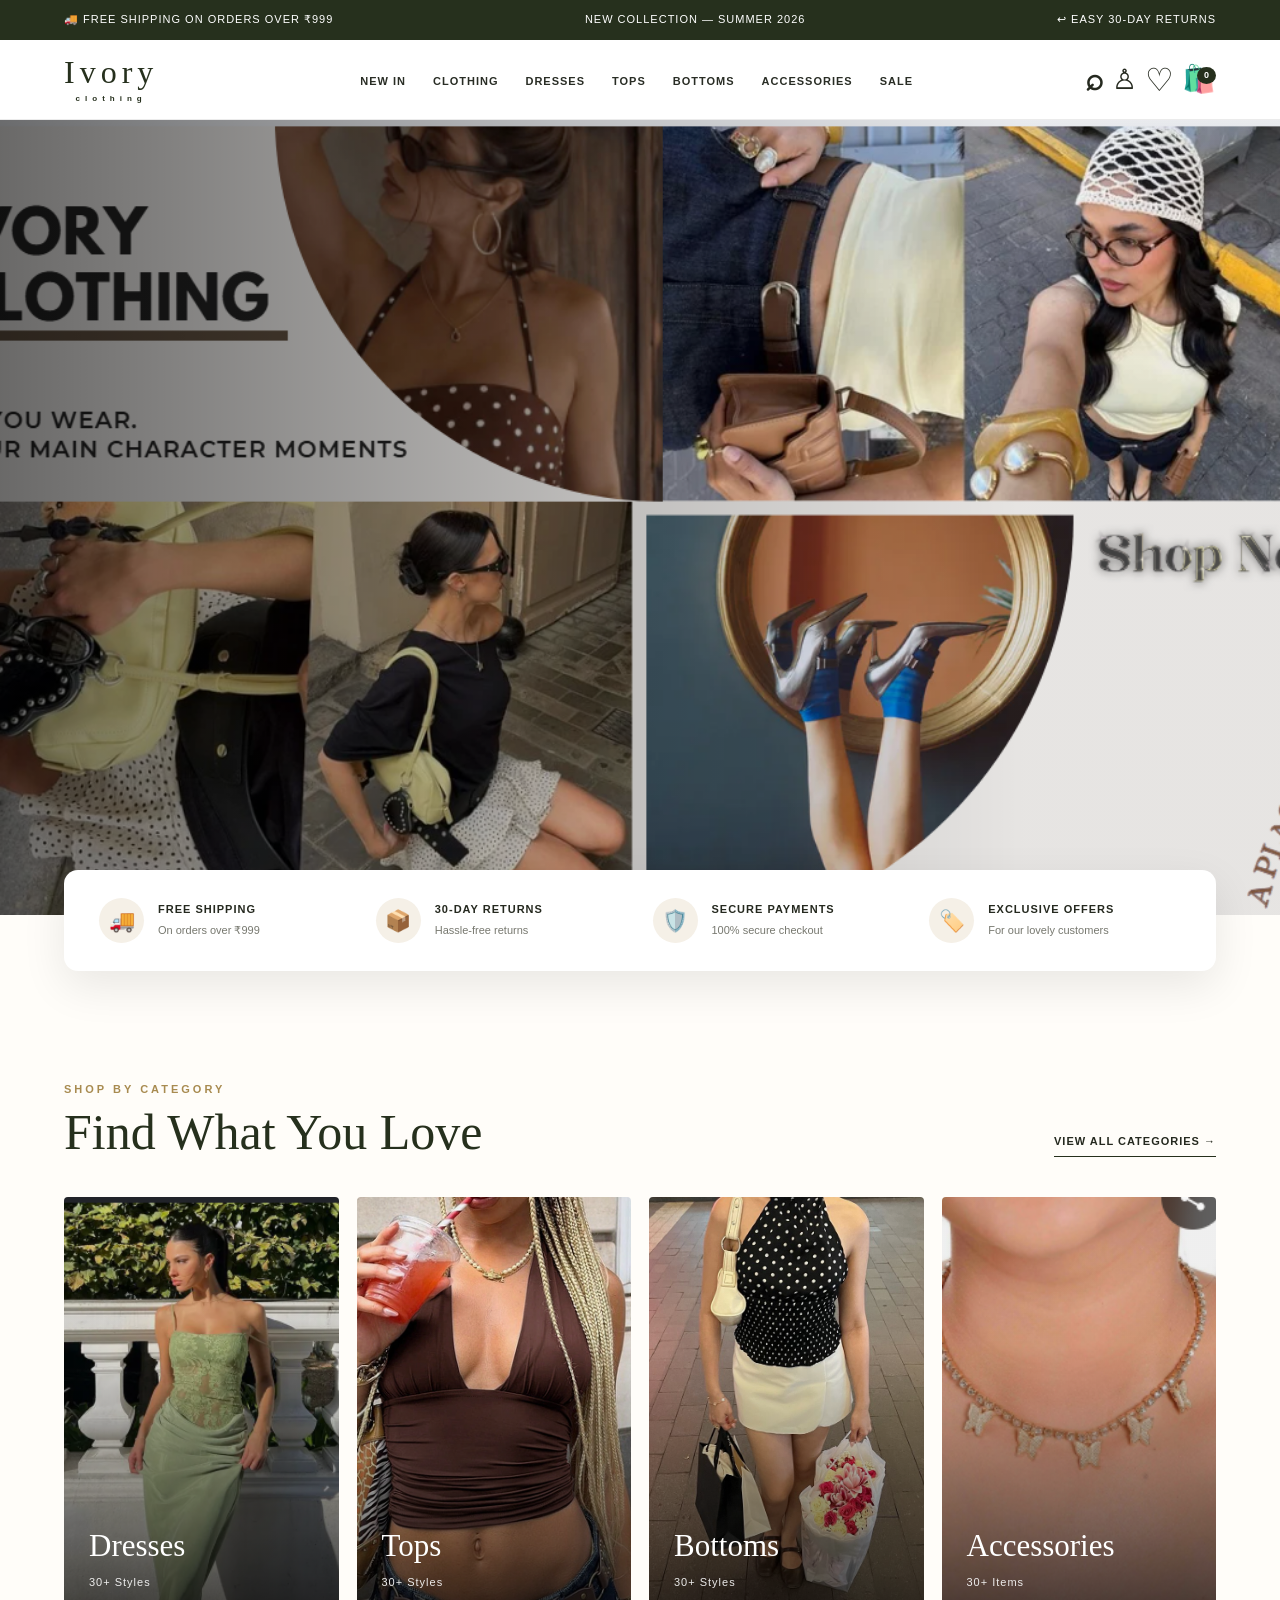
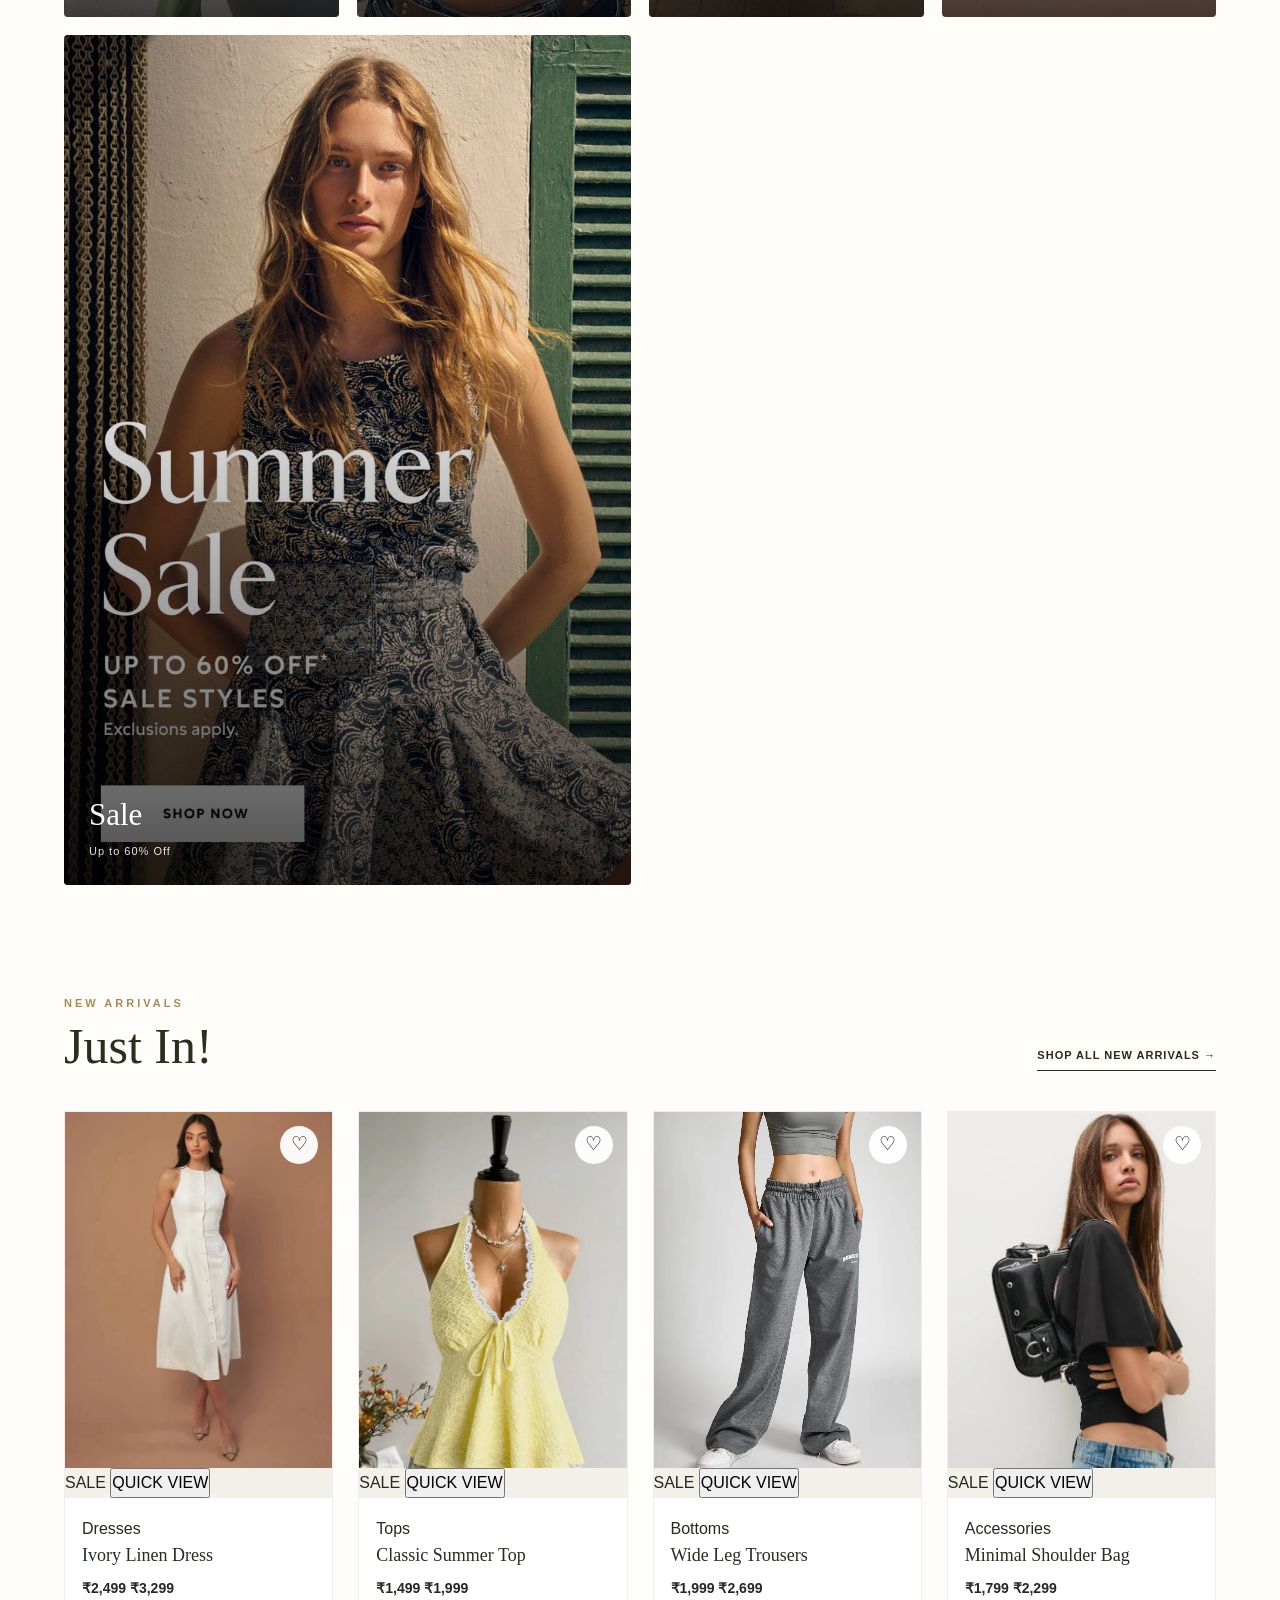
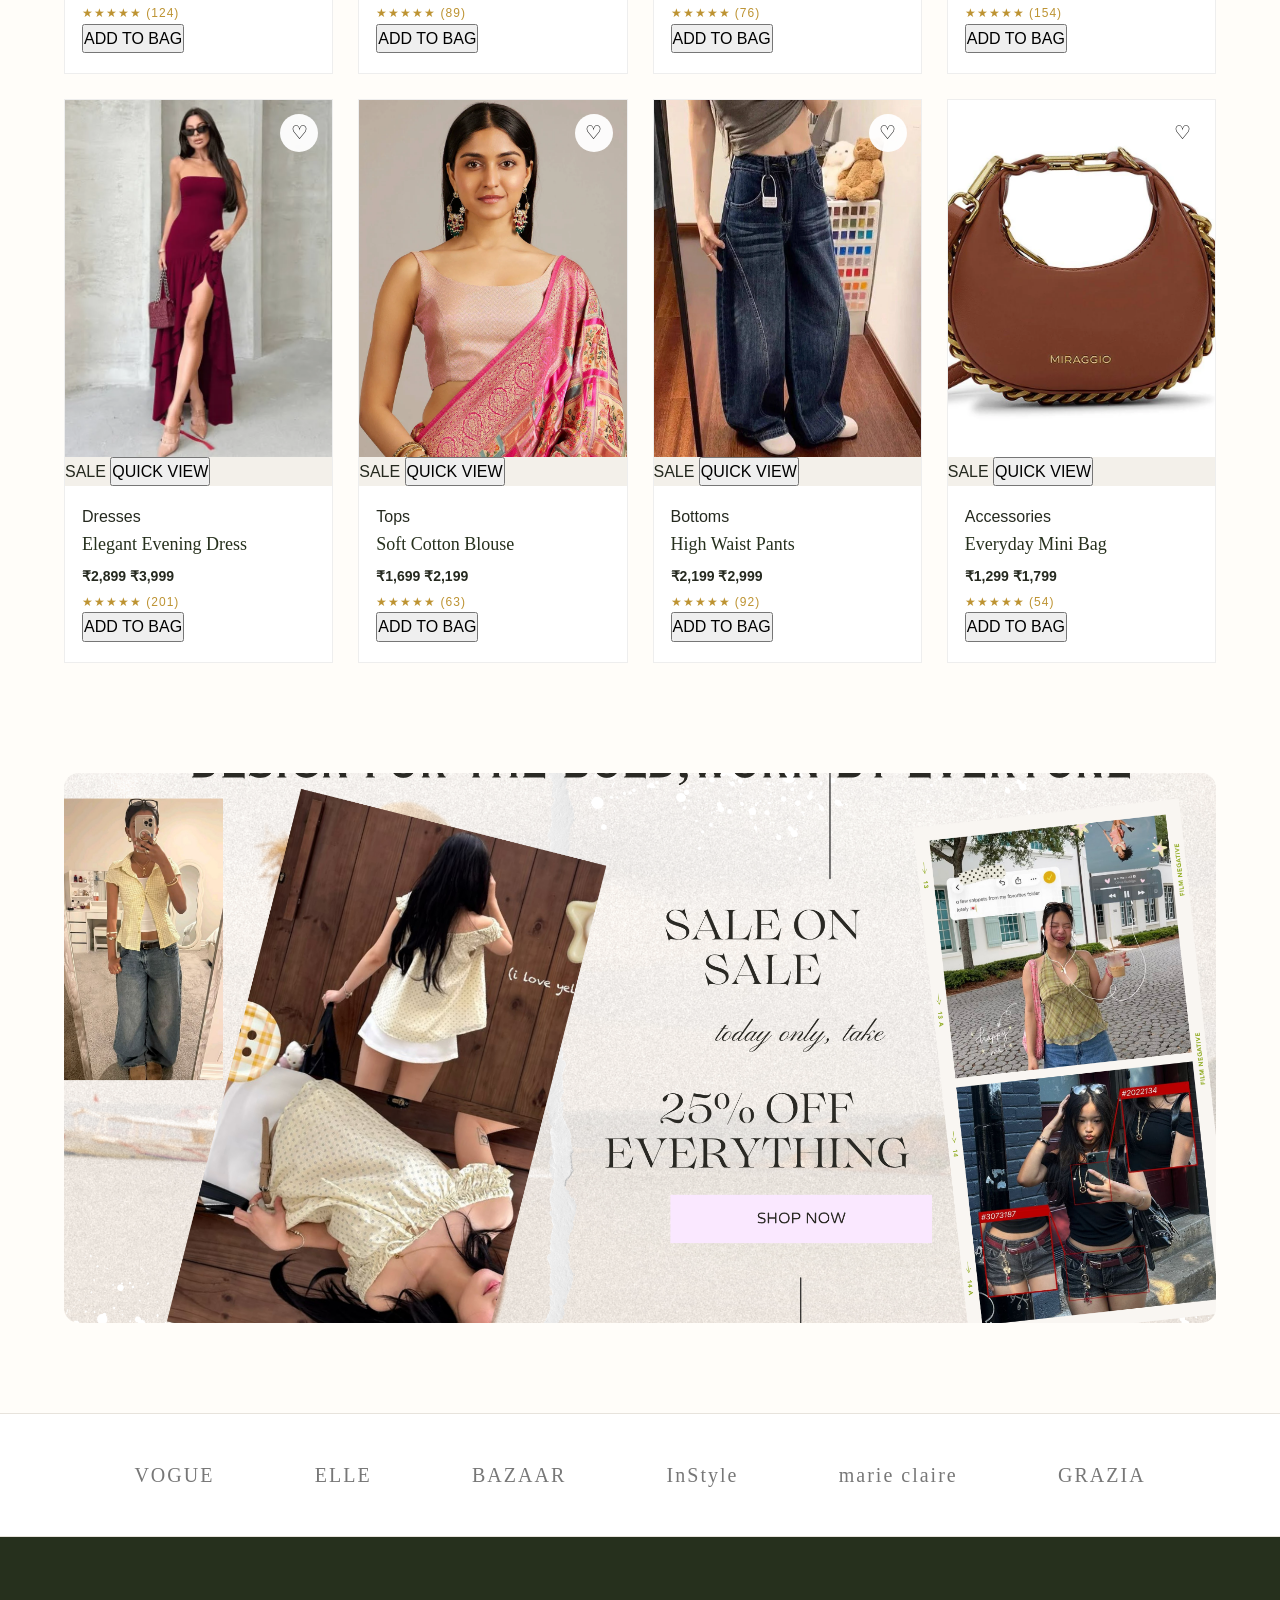
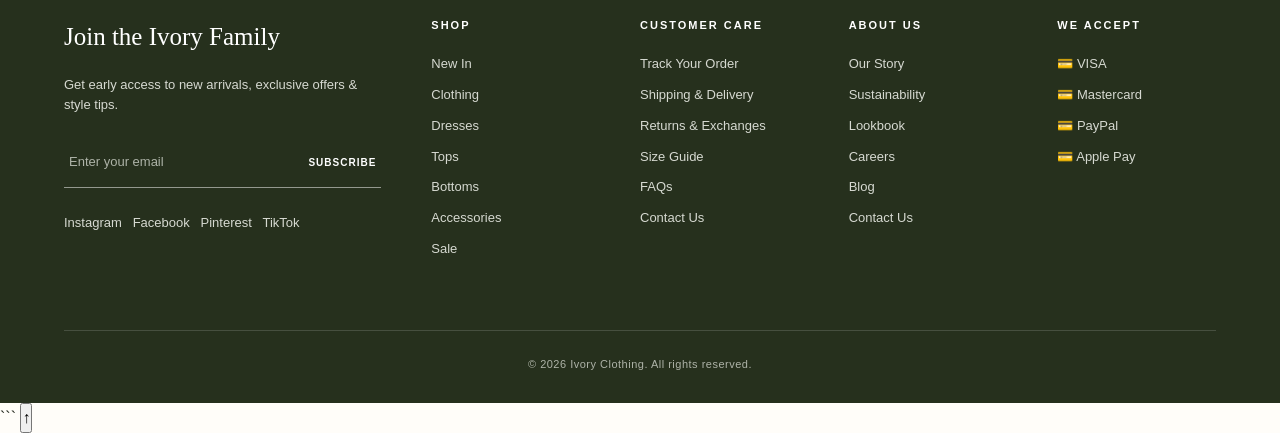
<file: index.html>
<!DOCTYPE html>
<html lang="en">

<head>
    <meta charset="UTF-8">

    <meta
        name="viewport"
        content="width=device-width, initial-scale=1.0"
    >

    <title>Ivory Clothing | Fashion & Style</title>

   
    <link rel="stylesheet" href="style.css">

 
    <script src="script.js" defer></script>
</head>


<body>

  

    <div class="top-bar">

        <span>🚚 FREE SHIPPING ON ORDERS OVER ₹999</span>

        <span>NEW COLLECTION — SUMMER 2026</span>

        <span>↩ EASY 30-DAY RETURNS</span>

    </div>


   
    <nav class="navbar">


        <a href="index.html" class="logo">
            Ivory
            <span>clothing</span>
        </a>



        <ul class="nav-links">

            <li>
                <a href="index.html">
                    NEW IN
                </a>
            </li>

            <li>
                <a href="clothing.html">
                    CLOTHING
                </a>
            </li>

            <li>
                <a href="dresses.html">
                    DRESSES
                </a>
            </li>

            <li>
                <a href="tops.html">
                    TOPS
                </a>
            </li>

            <li>
                <a href="bottoms.html">
                    BOTTOMS
                </a>
            </li>

            <li>
                <a href="accessories.html">
                    ACCESSORIES
                </a>
            </li>

            <li>
                <a href="clothing.html">
                    SALE
                </a>
            </li>

        </ul>


        <!-- NAV ICONS -->

        <div class="nav-icons">

            <span
                class="search-icon"
                title="Search"
            >
                ⌕
            </span>


            <span
                class="account-icon"
                title="Account"
            >
                ♙
            </span>


            <span
                class="wishlist-icon"
                title="Wishlist"
            >
                ♡
            </span>


            <span
                class="cart-icon"
                title="Shopping Bag"
            >

                🛍️

                <b class="cart-count">
                    0
                </b>

            </span>

        </div>


      

        <div class="menu-btn">
            ☰
        </div>

    </nav>



    <section class="hero">

        <div class="hero-image">

            <img
                src="Screenshot 2026-08-26 044323.png"
                alt="Ivory Clothing Summer Collection"
            >

        </div>

    </section>



  

    <section class="features">

        <div class="feature">

            <div class="feature-icon">
                🚚
            </div>

            <div>

                <h4>
                    FREE SHIPPING
                </h4>

                <p>
                    On orders over ₹999
                </p>

            </div>

        </div>


        <div class="feature">

            <div class="feature-icon">
                📦
            </div>

            <div>

                <h4>
                    30-DAY RETURNS
                </h4>

                <p>
                    Hassle-free returns
                </p>

            </div>

        </div>


        <div class="feature">

            <div class="feature-icon">
                🛡️
            </div>

            <div>

                <h4>
                    SECURE PAYMENTS
                </h4>

                <p>
                    100% secure checkout
                </p>

            </div>

        </div>


        <div class="feature">

            <div class="feature-icon">
                🏷️
            </div>

            <div>

                <h4>
                    EXCLUSIVE OFFERS
                </h4>

                <p>
                    For our lovely customers
                </p>

            </div>

        </div>

    </section>



    <section
        class="section"
        id="categories"
    >

        <div class="section-header">

            <div>

                <p>
                    SHOP BY CATEGORY
                </p>

                <h2>
                    Find What You Love
                </h2>

            </div>


            <a
                href="clothing.html"
                class="view-all"
            >
                VIEW ALL CATEGORIES →
            </a>

        </div>



   

        <div class="categories">


          

            <a
                href="dresses.html"
                class="category"
            >

                <img
                    src="images/Screenshot 2026-08-17 230331.png"
                    alt="Women's Dresses"
                >

                <div class="category-text">

                    <h3>
                        Dresses
                    </h3>

                    <p>
                        30+ Styles
                    </p>

                </div>

            </a>



         

            <a
                href="tops.html"
                class="category"
            >

                <img
                    src="images/Screenshot 2026-08-17 231040.png"
                    alt="Women's Tops"
                >

                <div class="category-text">

                    <h3>
                        Tops
                    </h3>

                    <p>
                        30+ Styles
                    </p>

                </div>

            </a>




            <a
                href="bottoms.html"
                class="category"
            >

                <img
                    src="images/WhatsApp Image 2026-08-26 at 4.13.14 AM.jpeg"
                    alt="Women's Bottoms"
                >

                <div class="category-text">

                    <h3>
                        Bottoms
                    </h3>

                    <p>
                        30+ Styles
                    </p>

                </div>

            </a>



        

            <a
                href="accessories.html"
                class="category"
            >

                <img
                    src="images/Screenshot 2026-08-17 230549.png"
                    alt="Fashion Accessories"
                >

                <div class="category-text">

                    <h3>
                        Accessories
                    </h3>

                    <p>
                        30+ Items
                    </p>

                </div>

            </a>



            <a
                href="clothing.html"
                class="category"
            >

                <img
                    src="images/sale.jpeg"
                    alt="Sale Collection"
                >

                <div class="category-text">

                    <h3>
                        Sale
                    </h3>

                    <p>
                        Up to 60% Off
                    </p>

                </div>

            </a>


        </div>

    </section>




    <section
        class="section"
        id="products"
    >

        <div class="section-header">

            <div>

                <p>
                    NEW ARRIVALS
                </p>

                <h2>
                    Just In!
                </h2>

            </div>


            <a
                href="clothing.html"
                class="view-all"
            >
                SHOP ALL NEW ARRIVALS →
            </a>

        </div>



        <div
            class="products"
            id="newProducts"
        ></div>

    </section>



  

<section class="promo-photo">

    <a href="clothing.html">

        <img
            src="images/promo.jpg"
            alt="Ivory Clothing Collection"
        >

    </a>

</section>




    <section class="brands">

        <span>
            VOGUE
        </span>

        <span>
            ELLE
        </span>

        <span>
            BAZAAR
        </span>

        <span>
            InStyle
        </span>

        <span>
            marie claire
        </span>

        <span>
            GRAZIA
        </span>

    </section>





    <footer>

        <div class="footer-grid">


            <div class="footer-col">

                <h3>
                    Join the Ivory Family
                </h3>

                <p>
                    Get early access to new arrivals,
                    exclusive offers & style tips.
                </p>


                <form
                    class="newsletter"
                    id="newsletterForm"
                >

                    <input
                        type="email"
                        placeholder="Enter your email"
                        required
                    >

                    <button type="submit">
                        SUBSCRIBE
                    </button>

                </form>


                <p class="socials">
                    Instagram &nbsp;
                    Facebook &nbsp;
                    Pinterest &nbsp;
                    TikTok
                </p>

            </div>



            <!-- SHOP -->

            <div class="footer-col">

                <h4>
                    SHOP
                </h4>

                <a href="index.html">
                    New In
                </a>

                <a href="clothing.html">
                    Clothing
                </a>

                <a href="dresses.html">
                    Dresses
                </a>

                <a href="tops.html">
                    Tops
                </a>

                <a href="bottoms.html">
                    Bottoms
                </a>

                <a href="accessories.html">
                    Accessories
                </a>

                <a href="clothing.html">
                    Sale
                </a>

            </div>



         

            <div class="footer-col">

                <h4>
                    CUSTOMER CARE
                </h4>

                <a href="#">
                    Track Your Order
                </a>

                <a href="#">
                    Shipping & Delivery
                </a>

                <a href="#">
                    Returns & Exchanges
                </a>

                <a href="#">
                    Size Guide
                </a>

                <a href="#">
                    FAQs
                </a>

                <a href="#">
                    Contact Us
                </a>

            </div>



       

            <div class="footer-col">

                <h4>
                    ABOUT US
                </h4>

                <a href="#">
                    Our Story
                </a>

                <a href="#">
                    Sustainability
                </a>

                <a href="#">
                    Lookbook
                </a>

                <a href="#">
                    Careers
                </a>

                <a href="#">
                    Blog
                </a>

                <a href="#">
                    Contact Us
                </a>

            </div>



            <div class="footer-col">

                <h4>
                    WE ACCEPT
                </h4>

                <p>
                    💳 VISA
                </p>

                <p>
                    💳 Mastercard
                </p>

                <p>
                    💳 PayPal
                </p>

                <p>
                    💳 Apple Pay
                </p>

            </div>

        </div>

        <div class="copyright">

            © 2026 Ivory Clothing.
            All rights reserved.

        </div>

    </footer>


</body>
</html>
```
</file>
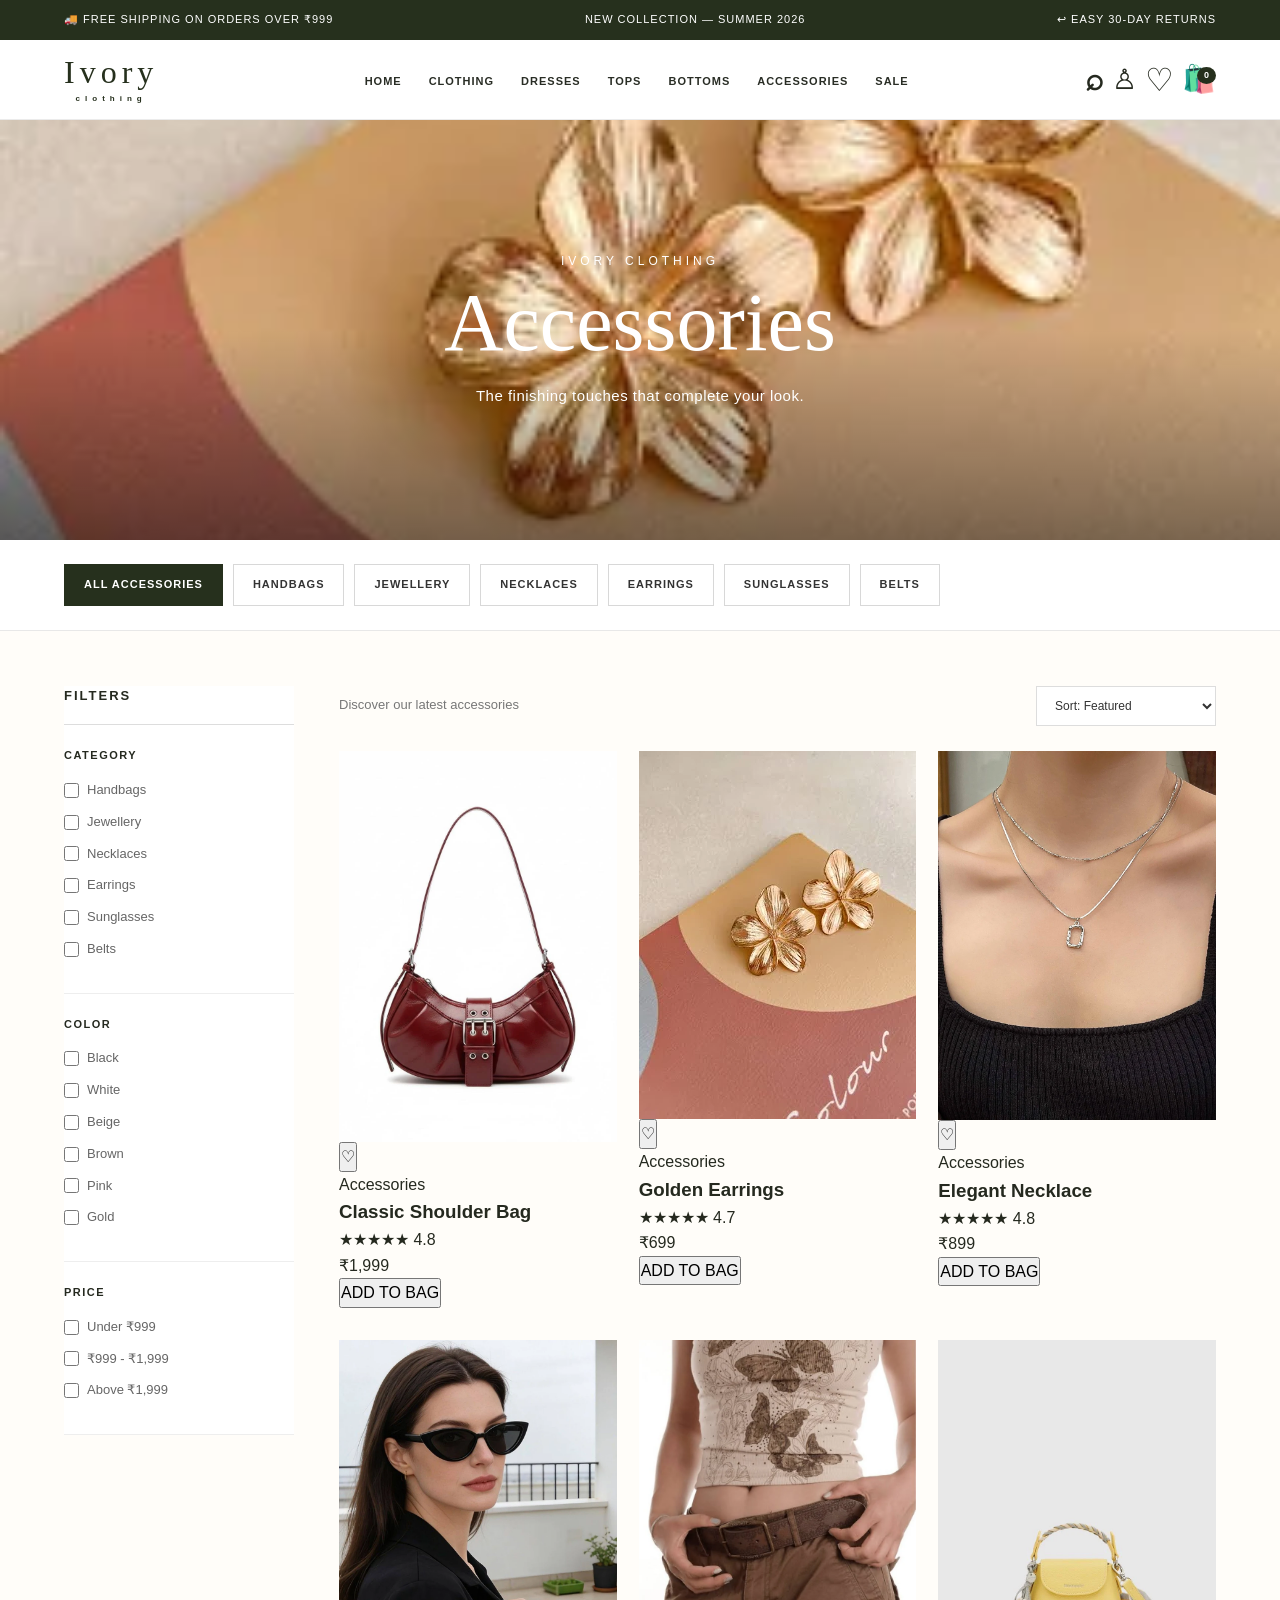
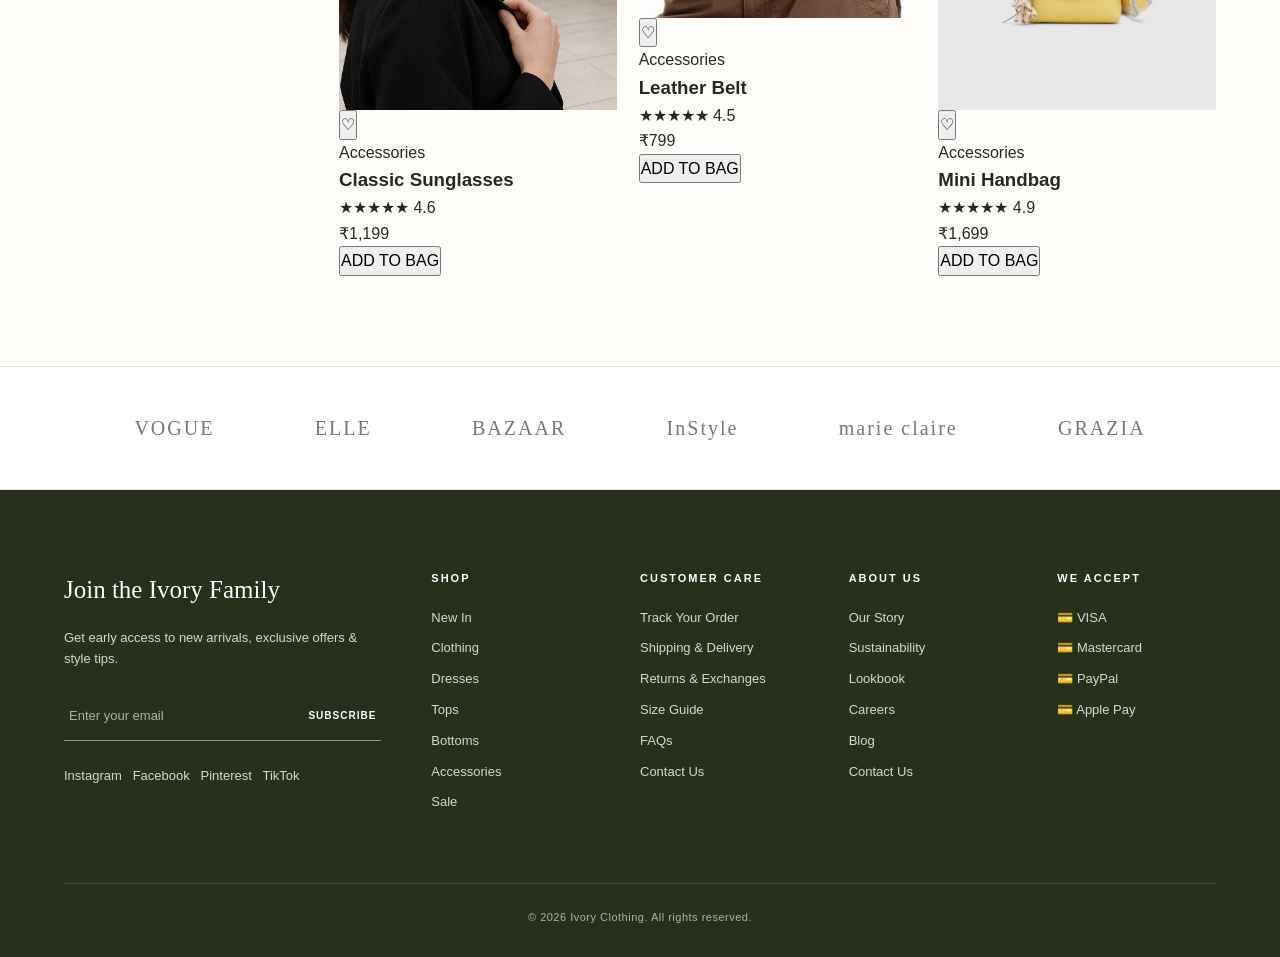
<file: accessories.html>
<!DOCTYPE html>
<html lang="en">

<head>

    <meta charset="UTF-8">

    <meta
        name="viewport"
        content="width=device-width, initial-scale=1.0"
    >

    <title>Ivory Clothing | Accessories</title>

    
    <link
        rel="stylesheet"
        href="style.css"
    >

    
    <link
        rel="stylesheet"
        href="collection.css"
    >

</head>


<body data-collection="accessories">


  

    <div class="top-bar">

        <span>
            🚚 FREE SHIPPING ON ORDERS OVER ₹999
        </span>

        <span>
            NEW COLLECTION — SUMMER 2026
        </span>

        <span>
            ↩ EASY 30-DAY RETURNS
        </span>

    </div>



 
    <nav class="navbar">

        <a
            href="index.html"
            class="logo"
        >

            Ivory

            <span>
                clothing
            </span>

        </a>


        <ul class="nav-links">

            <li>
                <a href="index.html">
                    HOME
                </a>
            </li>

            <li>
                <a href="index.html#categories">
                    CLOTHING
                </a>
            </li>

            <li>
                <a href="dresses.html">
                    DRESSES
                </a>
            </li>

            <li>
                <a href="tops.html">
                    TOPS
                </a>
            </li>

            <li>
                <a href="bottoms.html">
                    BOTTOMS
                </a>
            </li>

            <li>
                <a
                    href="accessories.html"
                    class="active"
                >
                    ACCESSORIES
                </a>
            </li>

            <li>
                <a href="#">
                    SALE
                </a>
            </li>

        </ul>


        

        <div class="nav-icons">

            <span
                class="search-icon"
                title="Search"
            >
                ⌕
            </span>

            <span title="Account">
                ♙
            </span>

            <span
                class="wishlist-icon"
                title="Wishlist"
            >
                ♡
            </span>

            <span
                class="cart-icon"
                title="Shopping Bag"
            >

                🛍️

                <b class="cart-count">
                    0
                </b>

            </span>

        </div>


        

        <div class="menu-btn">
            ☰
        </div>

    </nav>



   

    <section class="collection-hero accessories">

        <div>

            <p>
                IVORY CLOTHING
            </p>

            <h1>
                Accessories
            </h1>

            <span>
                The finishing touches that complete your look.
            </span>

        </div>

    </section>



  

    <div class="collection-options">

        <button class="active">
            ALL ACCESSORIES
        </button>

        <button>
            HANDBAGS
        </button>

        <button>
            JEWELLERY
        </button>

        <button>
            NECKLACES
        </button>

        <button>
            EARRINGS
        </button>

        <button>
            SUNGLASSES
        </button>

        <button>
            BELTS
        </button>

    </div>


    <main class="collection-container">


    
        <aside class="filters">

            <h3>
                FILTERS
            </h3>


            

            <div class="filter-group">

                <h4>
                    CATEGORY
                </h4>


                <label>

                    <input
                        type="checkbox"
                        value="handbags"
                    >

                    Handbags

                </label>


                <label>

                    <input
                        type="checkbox"
                        value="jewellery"
                    >

                    Jewellery

                </label>


                <label>

                    <input
                        type="checkbox"
                        value="necklaces"
                    >

                    Necklaces

                </label>


                <label>

                    <input
                        type="checkbox"
                        value="earrings"
                    >

                    Earrings

                </label>


                <label>

                    <input
                        type="checkbox"
                        value="sunglasses"
                    >

                    Sunglasses

                </label>


                <label>

                    <input
                        type="checkbox"
                        value="belts"
                    >

                    Belts

                </label>

            </div>



            

            <div class="filter-group">

                <h4>
                    COLOR
                </h4>


                <label>

                    <input
                        type="checkbox"
                        value="black"
                    >

                    Black

                </label>


                <label>

                    <input
                        type="checkbox"
                        value="white"
                    >

                    White

                </label>


                <label>

                    <input
                        type="checkbox"
                        value="beige"
                    >

                    Beige

                </label>


                <label>

                    <input
                        type="checkbox"
                        value="brown"
                    >

                    Brown

                </label>


                <label>

                    <input
                        type="checkbox"
                        value="pink"
                    >

                    Pink

                </label>


                <label>

                    <input
                        type="checkbox"
                        value="gold"
                    >

                    Gold

                </label>

            </div>



            

            <div class="filter-group">

                <h4>
                    PRICE
                </h4>


                <label>

                    <input
                        type="checkbox"
                        value="under-999"
                    >

                    Under ₹999

                </label>


                <label>

                    <input
                        type="checkbox"
                        value="999-1999"
                    >

                    ₹999 - ₹1,999

                </label>


                <label>

                    <input
                        type="checkbox"
                        value="above-1999"
                    >

                    Above ₹1,999

                </label>

            </div>

        </aside>



        <!-- =================================================
             PRODUCTS
        ================================================== -->

        <section>


            

            <div class="collection-top">

                <span>
                    Discover our latest accessories
                </span>


                <select id="sortProducts">

                    <option value="default">
                        Sort: Featured
                    </option>

                    <option value="low">
                        Price: Low to High
                    </option>

                    <option value="high">
                        Price: High to Low
                    </option>

                    <option value="rating">
                        Highest Rated
                    </option>

                </select>

            </div>



            

            <div
                class="collection-grid"
                id="collectionProducts"
            >


            </div>



            

            <button
                class="load-more"
                id="loadMore"
            >

                LOAD MORE

            </button>

        </section>

    </main>



   

    <div class="brands">

        <span>
            VOGUE
        </span>

        <span>
            ELLE
        </span>

        <span>
            BAZAAR
        </span>

        <span>
            InStyle
        </span>

        <span>
            marie claire
        </span>

        <span>
            GRAZIA
        </span>

    </div>



  

    <footer>

        <div class="footer-grid">


            

            <div class="footer-col">

                <h3>
                    Join the Ivory Family
                </h3>

                <p>
                    Get early access to new arrivals,
                    exclusive offers & style tips.
                </p>


                <div class="newsletter">

                    <input
                        type="email"
                        placeholder="Enter your email"
                    >

                    <button>
                        SUBSCRIBE
                    </button>

                </div>


                <p class="socials">

                    Instagram
                    &nbsp;
                    Facebook
                    &nbsp;
                    Pinterest
                    &nbsp;
                    TikTok

                </p>

            </div>



            

            <div class="footer-col">

                <h4>
                    SHOP
                </h4>

                <a href="index.html">
                    New In
                </a>

                <a href="index.html#categories">
                    Clothing
                </a>

                <a href="dresses.html">
                    Dresses
                </a>

                <a href="tops.html">
                    Tops
                </a>

                <a href="bottoms.html">
                    Bottoms
                </a>

                <a href="accessories.html">
                    Accessories
                </a>

                <a href="#">
                    Sale
                </a>

            </div>



            

            <div class="footer-col">

                <h4>
                    CUSTOMER CARE
                </h4>

                <a href="#">
                    Track Your Order
                </a>

                <a href="#">
                    Shipping & Delivery
                </a>

                <a href="#">
                    Returns & Exchanges
                </a>

                <a href="#">
                    Size Guide
                </a>

                <a href="#">
                    FAQs
                </a>

                <a href="#">
                    Contact Us
                </a>

            </div>



            

            <div class="footer-col">

                <h4>
                    ABOUT US
                </h4>

                <a href="#">
                    Our Story
                </a>

                <a href="#">
                    Sustainability
                </a>

                <a href="#">
                    Lookbook
                </a>

                <a href="#">
                    Careers
                </a>

                <a href="#">
                    Blog
                </a>

                <a href="#">
                    Contact Us
                </a>

            </div>



            

            <div class="footer-col">

                <h4>
                    WE ACCEPT
                </h4>

                <p>
                    💳 VISA
                </p>

                <p>
                    💳 Mastercard
                </p>

                <p>
                    💳 PayPal
                </p>

                <p>
                    💳 Apple Pay
                </p>

            </div>

        </div>



        <div class="copyright">

            © 2026 Ivory Clothing.
            All rights reserved.

        </div>

    </footer>



    

    <script src="collection.js"></script>

    <script src="script.js"></script>


</body>

</html>
</file>
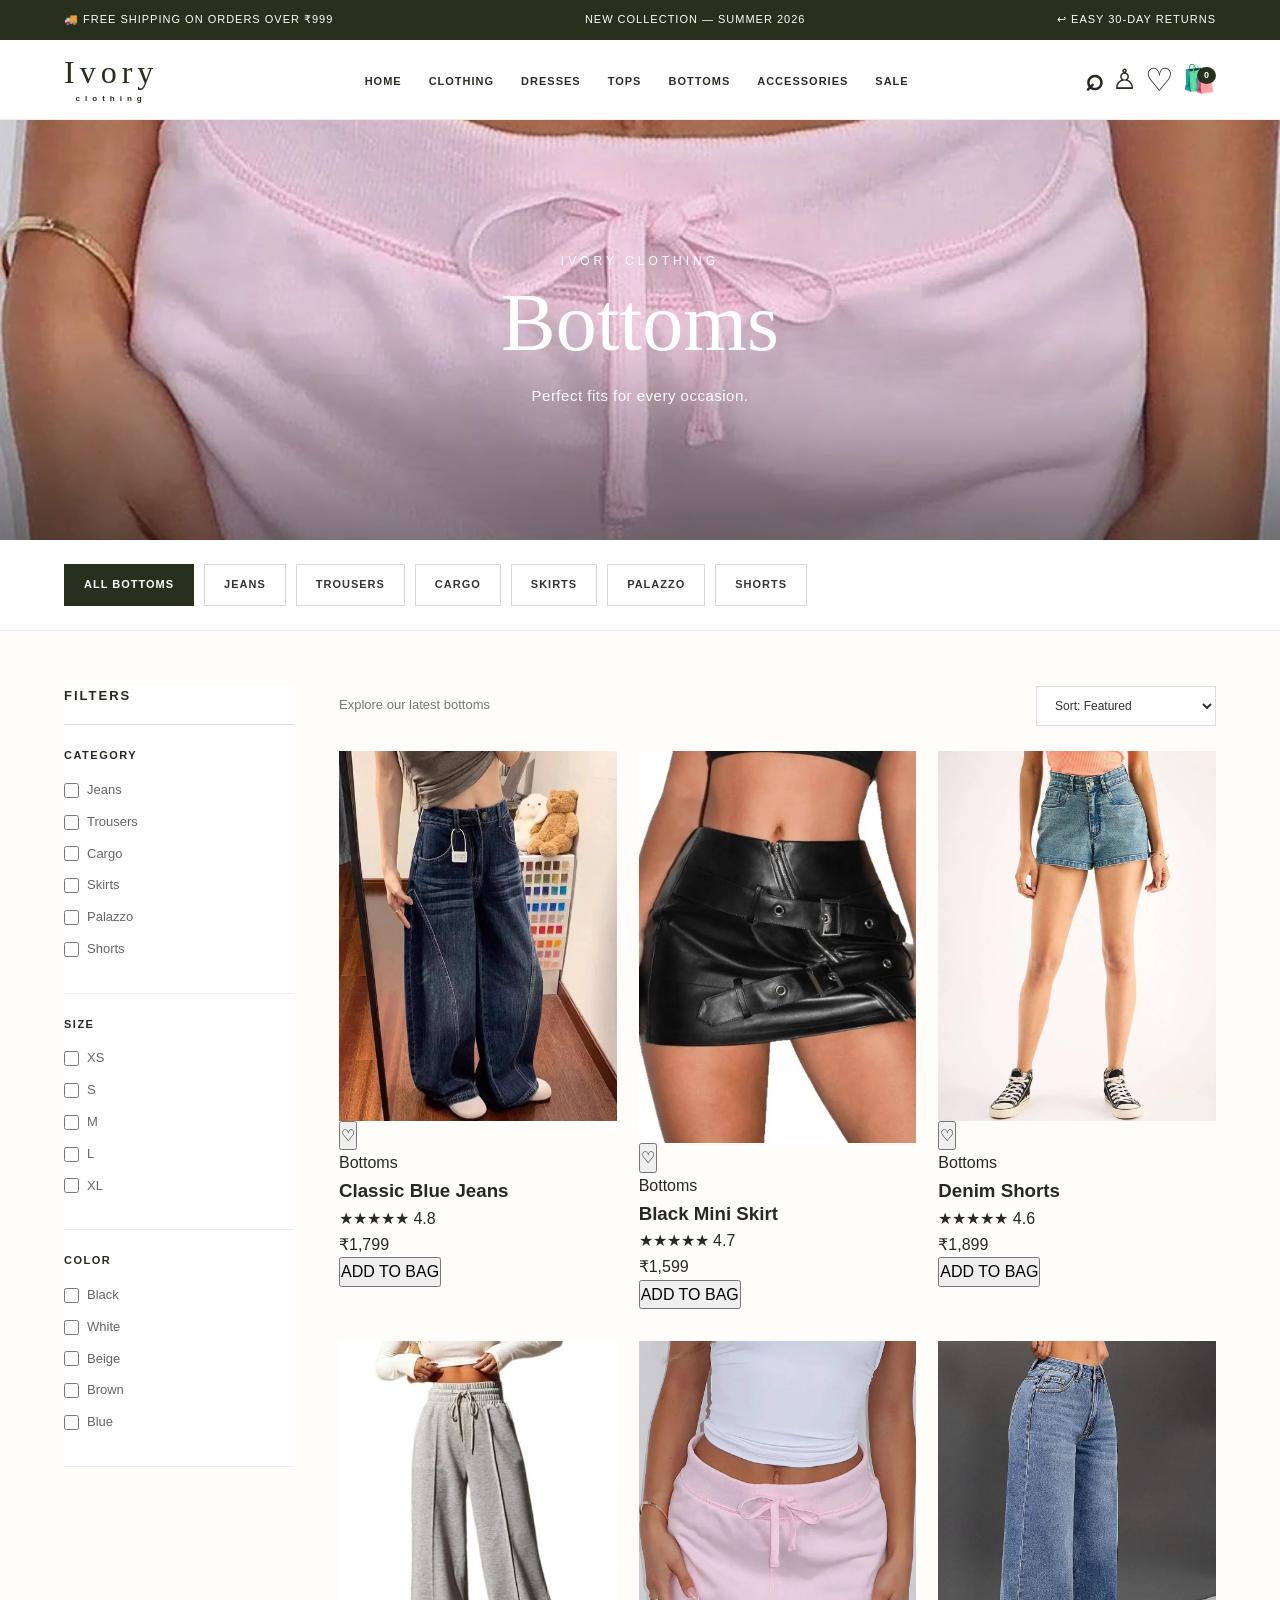
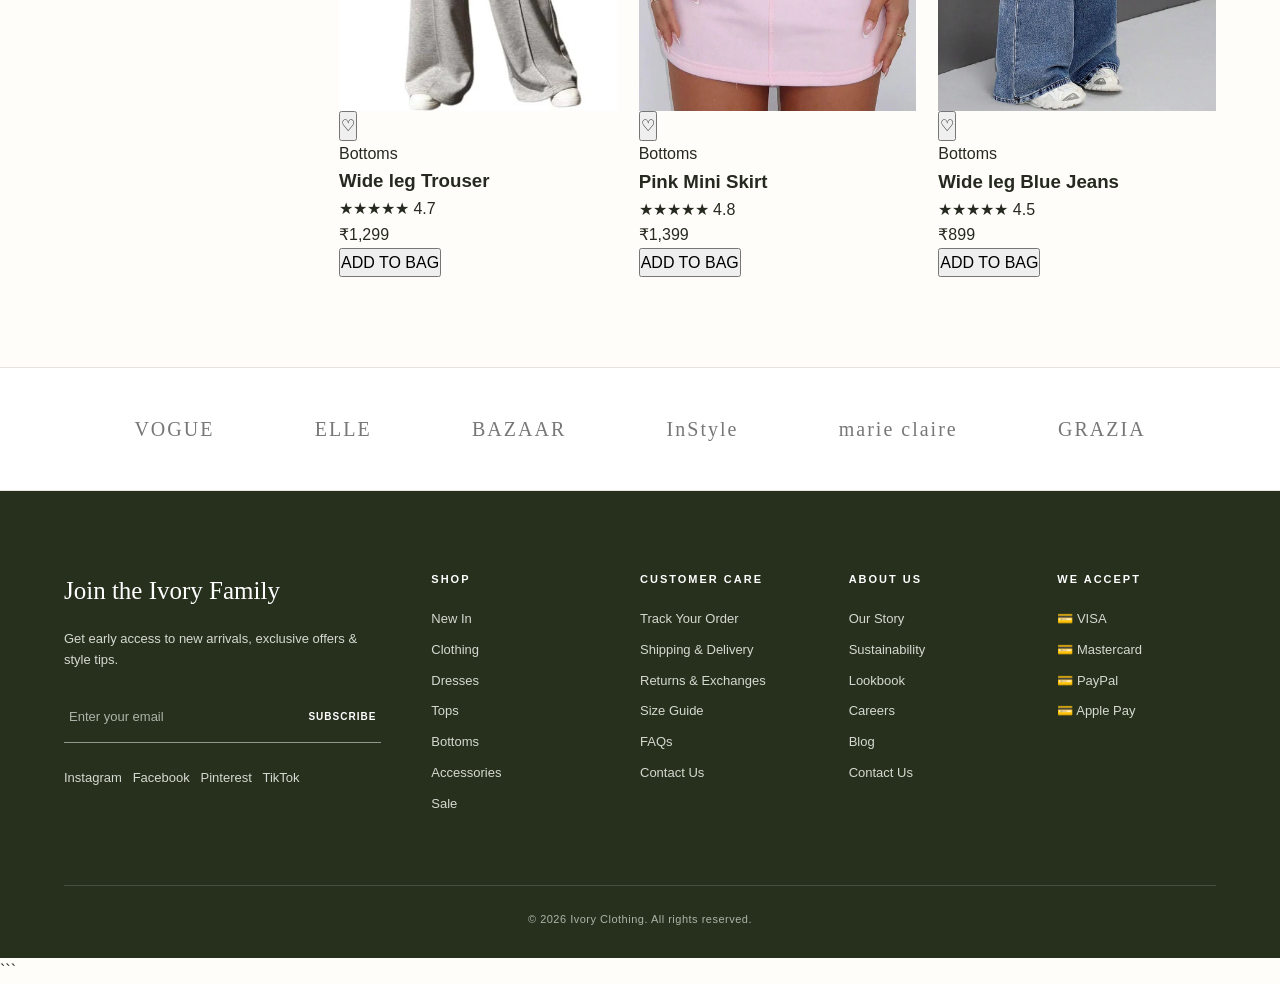
<file: bottoms.html>
<!DOCTYPE html>
<html lang="en">

<head>

    <meta charset="UTF-8">

    <meta
        name="viewport"
        content="width=device-width, initial-scale=1.0"
    >

    <title>Ivory Clothing | Bottoms</title>

    <!-- Main Website CSS -->
    <link
        rel="stylesheet"
        href="style.css"
    >

    <!-- Collection Page CSS -->
    <link
        rel="stylesheet"
        href="collection.css"
    >

</head>


<body data-collection="bottoms">


    <!-- =====================================================
         TOP BAR
    ====================================================== -->

    <div class="top-bar">

        <span>
            🚚 FREE SHIPPING ON ORDERS OVER ₹999
        </span>

        <span>
            NEW COLLECTION — SUMMER 2026
        </span>

        <span>
            ↩ EASY 30-DAY RETURNS
        </span>

    </div>



    <!-- =====================================================
         NAVBAR
    ====================================================== -->

    <nav class="navbar">

        <a
            href="index.html"
            class="logo"
        >
            Ivory

            <span>
                clothing
            </span>

        </a>


        <ul class="nav-links">

            <li>
                <a href="index.html">
                    HOME
                </a>
            </li>

            <li>
                <a href="index.html#categories">
                    CLOTHING
                </a>
            </li>

            <li>
                <a href="dresses.html">
                    DRESSES
                </a>
            </li>

            <li>
                <a href="tops.html">
                    TOPS
                </a>
            </li>

            <li>
                <a
                    href="bottoms.html"
                    class="active"
                >
                    BOTTOMS
                </a>
            </li>

            <li>
                <a href="accessories.html">
                    ACCESSORIES
                </a>
            </li>

            <li>
                <a href="#">
                    SALE
                </a>
            </li>

        </ul>


        <!-- NAV ICONS -->

        <div class="nav-icons">

            <span
                class="search-icon"
                title="Search"
            >
                ⌕
            </span>

            <span title="Account">
                ♙
            </span>

            <span
                class="wishlist-icon"
                title="Wishlist"
            >
                ♡
            </span>

            <span
                class="cart-icon"
                title="Shopping Bag"
            >

                🛍️

                <b class="cart-count">
                    0
                </b>

            </span>

        </div>


        <!-- MOBILE MENU -->

        <div class="menu-btn">
            ☰
        </div>

    </nav>



    <!-- =====================================================
         COLLECTION HERO
    ====================================================== -->

    <section class="collection-hero bottoms">

        <div>

            <p>
                IVORY CLOTHING
            </p>

            <h1>
                Bottoms
            </h1>

            <span>
                Perfect fits for every occasion.
            </span>

        </div>

    </section>



    <!-- =====================================================
         CATEGORY TABS
    ====================================================== -->

    <div class="collection-options">

        <button class="active">
            ALL BOTTOMS
        </button>

        <button>
            JEANS
        </button>

        <button>
            TROUSERS
        </button>

        <button>
            CARGO
        </button>

        <button>
            SKIRTS
        </button>

        <button>
            PALAZZO
        </button>

        <button>
            SHORTS
        </button>

    </div>



    <!-- =====================================================
         COLLECTION CONTENT
    ====================================================== -->

    <main class="collection-container">


        <!-- =================================================
             FILTER SIDEBAR
        ================================================== -->

        <aside class="filters">

            <h3>
                FILTERS
            </h3>


            <!-- CATEGORY -->

            <div class="filter-group">

                <h4>
                    CATEGORY
                </h4>

                <label>

                    <input
                        type="checkbox"
                        value="jeans"
                    >

                    Jeans

                </label>


                <label>

                    <input
                        type="checkbox"
                        value="trousers"
                    >

                    Trousers

                </label>


                <label>

                    <input
                        type="checkbox"
                        value="cargo"
                    >

                    Cargo

                </label>


                <label>

                    <input
                        type="checkbox"
                        value="skirts"
                    >

                    Skirts

                </label>


                <label>

                    <input
                        type="checkbox"
                        value="palazzo"
                    >

                    Palazzo

                </label>


                <label>

                    <input
                        type="checkbox"
                        value="shorts"
                    >

                    Shorts

                </label>

            </div>



            <!-- SIZE -->

            <div class="filter-group">

                <h4>
                    SIZE
                </h4>

                <label>

                    <input
                        type="checkbox"
                        value="xs"
                    >

                    XS

                </label>


                <label>

                    <input
                        type="checkbox"
                        value="s"
                    >

                    S

                </label>


                <label>

                    <input
                        type="checkbox"
                        value="m"
                    >

                    M

                </label>


                <label>

                    <input
                        type="checkbox"
                        value="l"
                    >

                    L

                </label>


                <label>

                    <input
                        type="checkbox"
                        value="xl"
                    >

                    XL

                </label>

            </div>



            <!-- COLOR -->

            <div class="filter-group">

                <h4>
                    COLOR
                </h4>

                <label>

                    <input
                        type="checkbox"
                        value="black"
                    >

                    Black

                </label>


                <label>

                    <input
                        type="checkbox"
                        value="white"
                    >

                    White

                </label>


                <label>

                    <input
                        type="checkbox"
                        value="beige"
                    >

                    Beige

                </label>


                <label>

                    <input
                        type="checkbox"
                        value="brown"
                    >

                    Brown

                </label>


                <label>

                    <input
                        type="checkbox"
                        value="blue"
                    >

                    Blue

                </label>

            </div>

        </aside>



        <!-- =================================================
             PRODUCTS
        ================================================== -->

        <section>


            <!-- PRODUCT HEADER -->

            <div class="collection-top">

                <span>
                    Explore our latest bottoms
                </span>


                <select id="sortProducts">

                    <option value="default">
                        Sort: Featured
                    </option>

                    <option value="low">
                        Price: Low to High
                    </option>

                    <option value="high">
                        Price: High to Low
                    </option>

                    <option value="rating">
                        Highest Rated
                    </option>

                </select>

            </div>



            <!-- PRODUCT GRID -->

            <div
                class="collection-grid"
                id="collectionProducts"
            >

                <!-- Products generated by collection.js -->

            </div>



            <!-- LOAD MORE -->

            <button
                class="load-more"
                id="loadMore"
            >
                LOAD MORE
            </button>

        </section>

    </main>



    <!-- =====================================================
         BRANDS
    ====================================================== -->

    <div class="brands">

        <span>
            VOGUE
        </span>

        <span>
            ELLE
        </span>

        <span>
            BAZAAR
        </span>

        <span>
            InStyle
        </span>

        <span>
            marie claire
        </span>

        <span>
            GRAZIA
        </span>

    </div>



    <!-- =====================================================
         FOOTER
    ====================================================== -->

    <footer>

        <div class="footer-grid">


            <!-- NEWSLETTER -->

            <div class="footer-col">

                <h3>
                    Join the Ivory Family
                </h3>

                <p>
                    Get early access to new arrivals,
                    exclusive offers & style tips.
                </p>


                <div class="newsletter">

                    <input
                        type="email"
                        placeholder="Enter your email"
                    >

                    <button>
                        SUBSCRIBE
                    </button>

                </div>


                <p class="socials">

                    Instagram
                    &nbsp;
                    Facebook
                    &nbsp;
                    Pinterest
                    &nbsp;
                    TikTok

                </p>

            </div>



            <!-- SHOP -->

            <div class="footer-col">

                <h4>
                    SHOP
                </h4>

                <a href="index.html">
                    New In
                </a>

                <a href="index.html#categories">
                    Clothing
                </a>

                <a href="dresses.html">
                    Dresses
                </a>

                <a href="tops.html">
                    Tops
                </a>

                <a href="bottoms.html">
                    Bottoms
                </a>

                <a href="accessories.html">
                    Accessories
                </a>

                <a href="#">
                    Sale
                </a>

            </div>



            <!-- CUSTOMER CARE -->

            <div class="footer-col">

                <h4>
                    CUSTOMER CARE
                </h4>

                <a href="#">
                    Track Your Order
                </a>

                <a href="#">
                    Shipping & Delivery
                </a>

                <a href="#">
                    Returns & Exchanges
                </a>

                <a href="#">
                    Size Guide
                </a>

                <a href="#">
                    FAQs
                </a>

                <a href="#">
                    Contact Us
                </a>

            </div>



            <!-- ABOUT -->

            <div class="footer-col">

                <h4>
                    ABOUT US
                </h4>

                <a href="#">
                    Our Story
                </a>

                <a href="#">
                    Sustainability
                </a>

                <a href="#">
                    Lookbook
                </a>

                <a href="#">
                    Careers
                </a>

                <a href="#">
                    Blog
                </a>

                <a href="#">
                    Contact Us
                </a>

            </div>



            <!-- PAYMENTS -->

            <div class="footer-col">

                <h4>
                    WE ACCEPT
                </h4>

                <p>
                    💳 VISA
                </p>

                <p>
                    💳 Mastercard
                </p>

                <p>
                    💳 PayPal
                </p>

                <p>
                    💳 Apple Pay
                </p>

            </div>

        </div>


        <div class="copyright">

            © 2026 Ivory Clothing.
            All rights reserved.

        </div>

    </footer>



    <!-- =====================================================
         JAVASCRIPT
    ====================================================== -->

    <script src="collection.js"></script>

    <script src="script.js"></script>


</body>

</html>
```
</file>
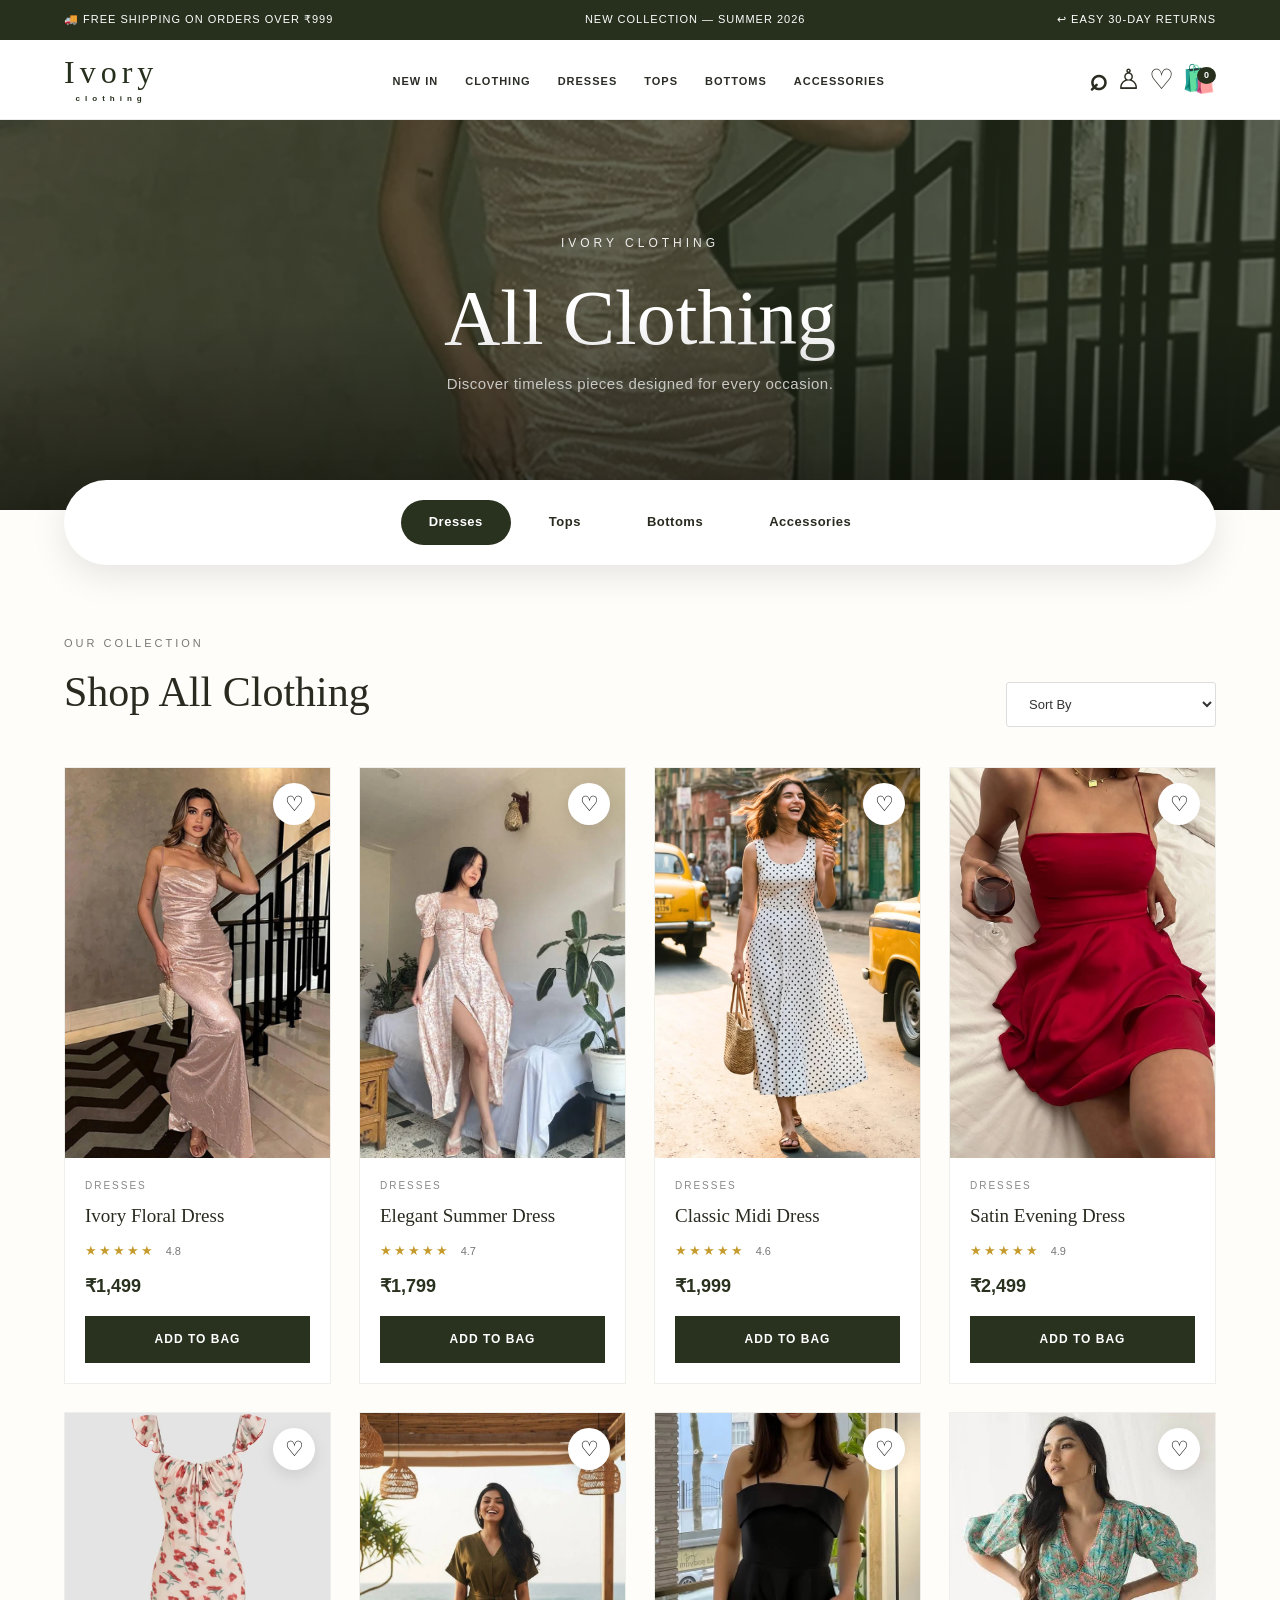
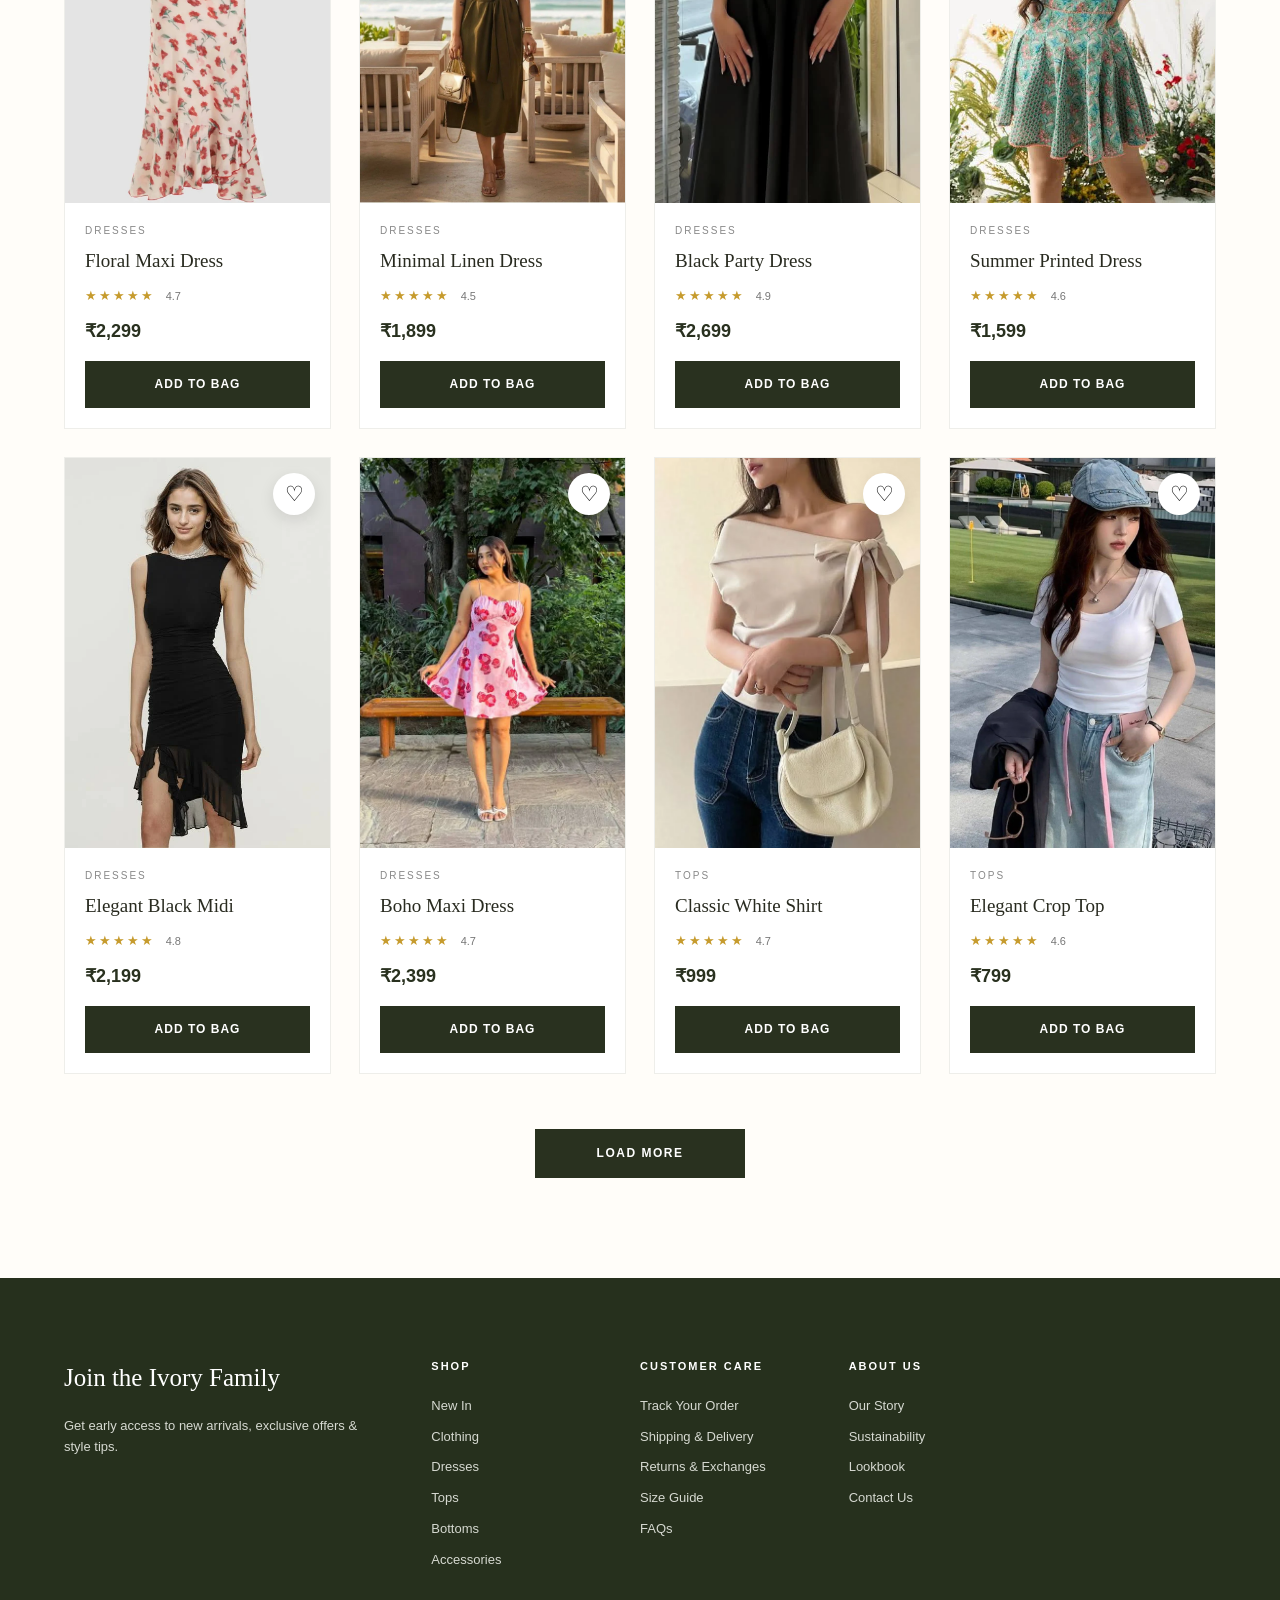
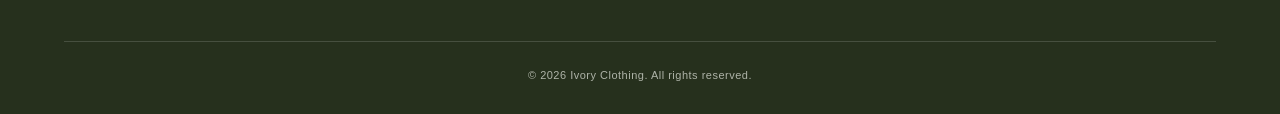
<file: clothing.html>
<!DOCTYPE html>
<html lang="en">

<head>

    <meta charset="UTF-8">

    <meta
        name="viewport"
        content="width=device-width, initial-scale=1.0"
    >

    <title>Clothing | Ivory Clothing</title>

    <link
        rel="stylesheet"
        href="style.css"
    >

    <link
        rel="stylesheet"
        href="collection.css"
    >
    <link
        rel="stylesheet"
        href="clothing.css"
    >

</head>


<body data-collection="clothing">




    <div class="top-bar">

        <span>
            🚚 FREE SHIPPING ON ORDERS OVER ₹999
        </span>

        <span>
            NEW COLLECTION — SUMMER 2026
        </span>

        <span>
            ↩ EASY 30-DAY RETURNS
        </span>

    </div>



  

    <nav class="navbar">

        <a href="index.html" class="logo">

            Ivory

            <span>
                clothing
            </span>

        </a>


        <ul class="nav-links">

            <li>
                <a href="index.html">
                    NEW IN
                </a>
            </li>

            <li>
                <a href="clothing.html">
                    CLOTHING
                </a>
            </li>

            <li>
                <a href="dresses.html">
                    DRESSES
                </a>
            </li>

            <li>
                <a href="tops.html">
                    TOPS
                </a>
            </li>

            <li>
                <a href="bottoms.html">
                    BOTTOMS
                </a>
            </li>

            <li>
                <a href="accessories.html">
                    ACCESSORIES
                </a>
            </li>

        </ul>


        <div class="nav-icons">

            <span class="search-icon">
                ⌕
            </span>

            <span>
                ♙
            </span>

            <span>
                ♡
            </span>

            <span class="cart-icon">

                🛍️

                <b class="cart-count">
                    0
                </b>

            </span>

        </div>


        <div class="menu-btn">
            ☰
        </div>

    </nav>



 

    <section class="collection-hero">

        <p>
            IVORY CLOTHING
        </p>

        <h1>
            All Clothing
        </h1>

        <span>
            Discover timeless pieces designed
            for every occasion.
        </span>

    </section>





    <section class="collection-categories">

        <a href="dresses.html">
            Dresses
        </a>

        <a href="tops.html">
            Tops
        </a>

        <a href="bottoms.html">
            Bottoms
        </a>

        <a href="accessories.html">
            Accessories
        </a>

    </section>



   

    <main class="collection-section">

        <div class="collection-header">

            <div>

                <p>
                    OUR COLLECTION
                </p>

                <h2>
                    Shop All Clothing
                </h2>

            </div>


            <select id="sortProducts">

                <option value="default">
                    Sort By
                </option>

                <option value="low">
                    Price: Low to High
                </option>

                <option value="high">
                    Price: High to Low
                </option>

                <option value="rating">
                    Top Rated
                </option>

            </select>

        </div>


       
        <div
            class="collection-grid"
            id="collectionProducts"
        ></div>



        <div class="load-more-container">

            <button
                id="loadMore"
                class="btn btn-primary"
            >
                LOAD MORE
            </button>

        </div>

    </main>



    <footer>

        <div class="footer-grid">


            <div class="footer-col">

                <h3>
                    Join the Ivory Family
                </h3>

                <p>
                    Get early access to new arrivals,
                    exclusive offers & style tips.
                </p>

            </div>


            <div class="footer-col">

                <h4>
                    SHOP
                </h4>

                <a href="index.html">
                    New In
                </a>

                <a href="clothing.html">
                    Clothing
                </a>

                <a href="dresses.html">
                    Dresses
                </a>

                <a href="tops.html">
                    Tops
                </a>

                <a href="bottoms.html">
                    Bottoms
                </a>

                <a href="accessories.html">
                    Accessories
                </a>

            </div>


            <div class="footer-col">

                <h4>
                    CUSTOMER CARE
                </h4>

                <a href="#">
                    Track Your Order
                </a>

                <a href="#">
                    Shipping & Delivery
                </a>

                <a href="#">
                    Returns & Exchanges
                </a>

                <a href="#">
                    Size Guide
                </a>

                <a href="#">
                    FAQs
                </a>

            </div>


            <div class="footer-col">

                <h4>
                    ABOUT US
                </h4>

                <a href="#">
                    Our Story
                </a>

                <a href="#">
                    Sustainability
                </a>

                <a href="#">
                    Lookbook
                </a>

                <a href="#">
                    Contact Us
                </a>

            </div>

        </div>


        <div class="copyright">

            © 2026 Ivory Clothing.
            All rights reserved.

        </div>

    </footer>



   

    <script src="collection.js"></script>

    <script src="script.js"></script>


</body>

</html>
</file>
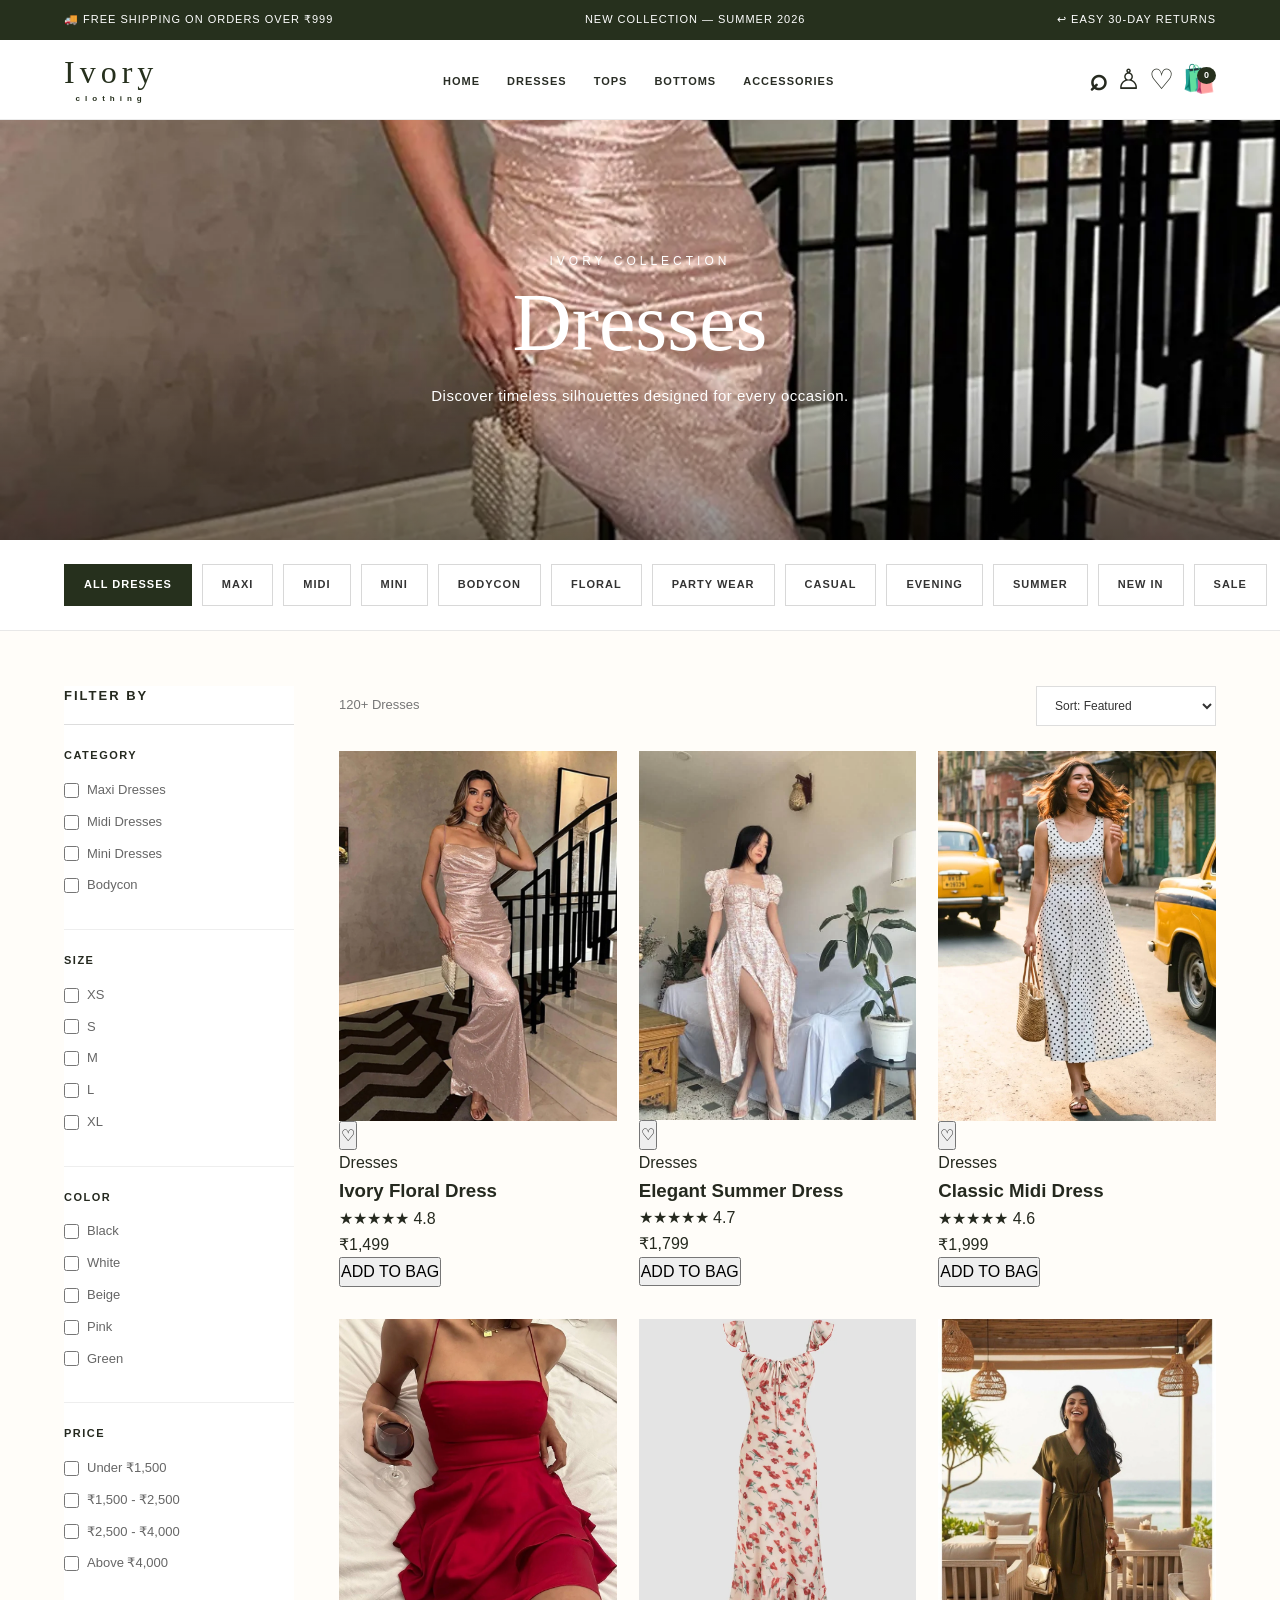
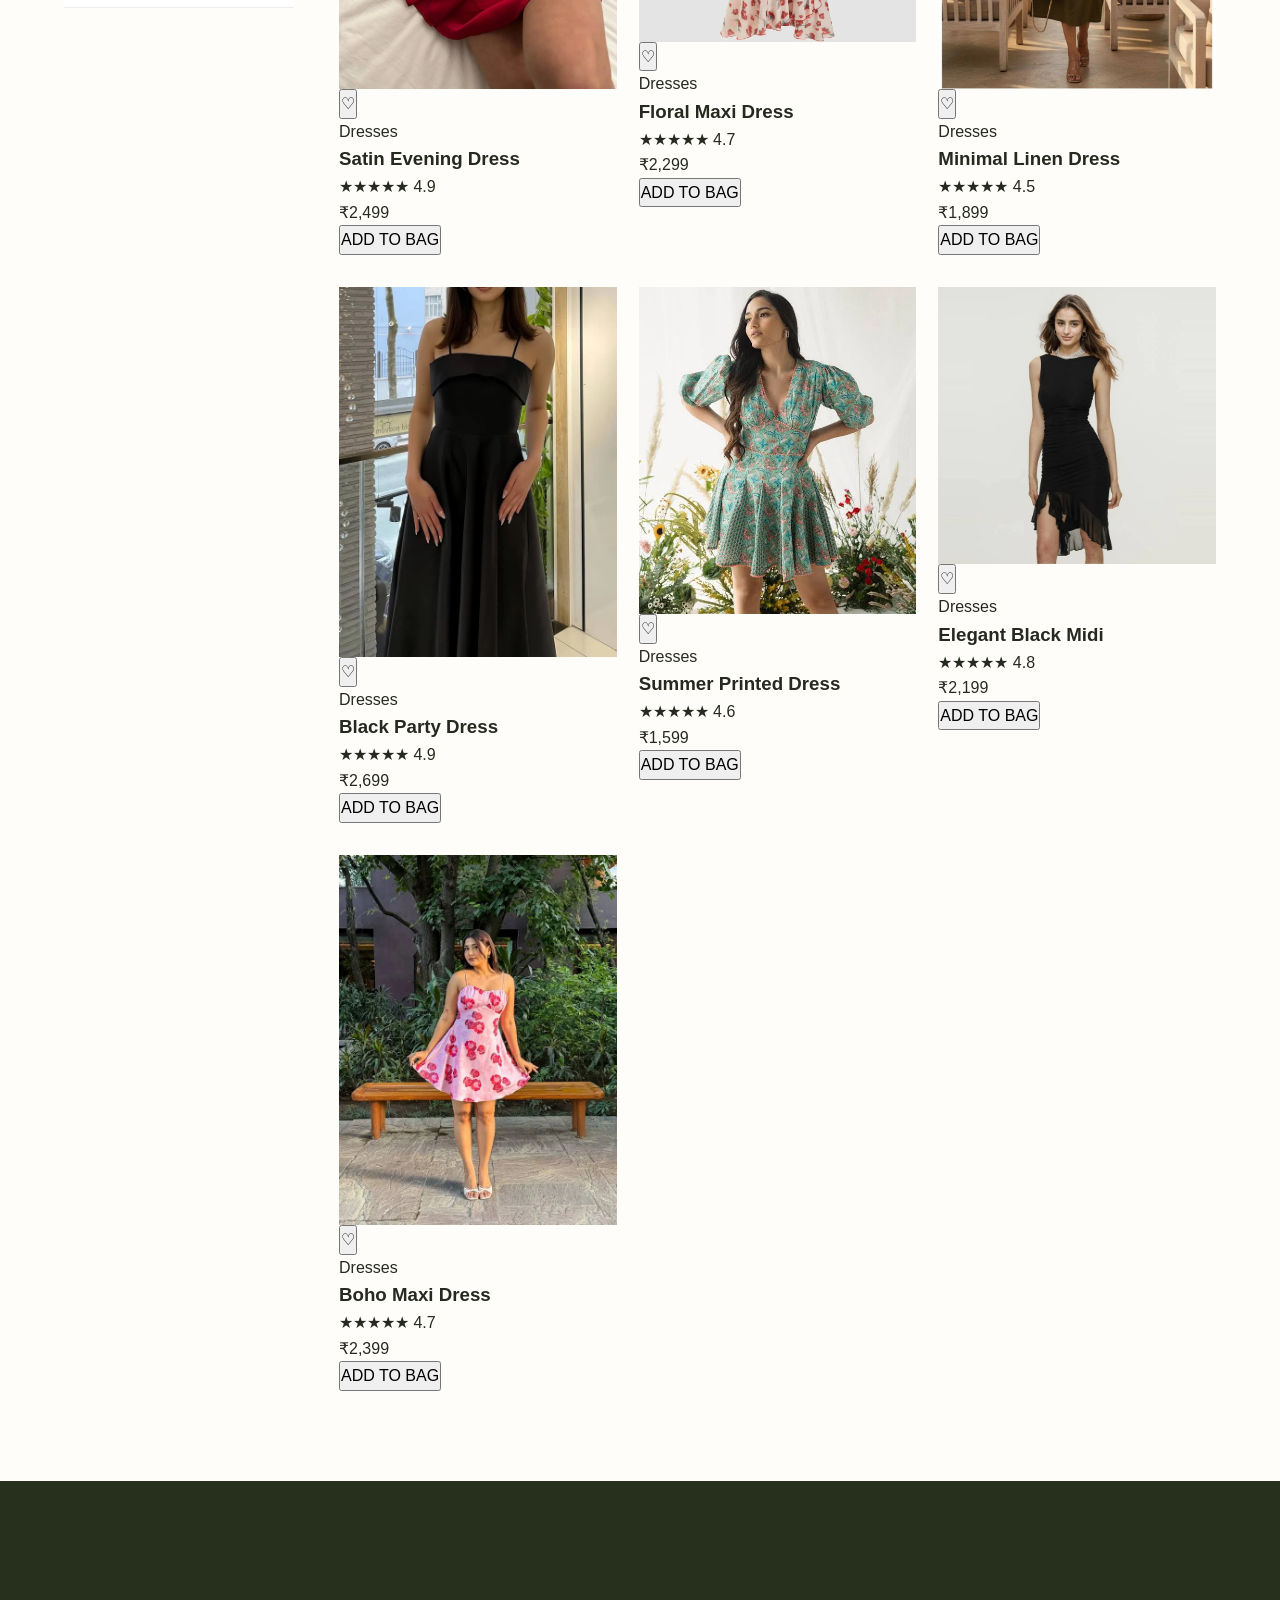
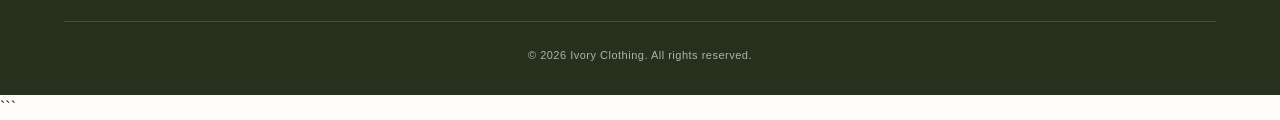
<file: dresses.html>
<!DOCTYPE html>
<html lang="en">

<head>

    <meta charset="UTF-8">

    <meta
        name="viewport"
        content="width=device-width, initial-scale=1.0"
    >

    <title>Dresses | Ivory Clothing</title>

    <link rel="stylesheet" href="style.css">
    <link rel="stylesheet" href="collection.css">

</head>

<body>

   

    <div class="top-bar">

        <span>🚚 FREE SHIPPING ON ORDERS OVER ₹999</span>

        <span>NEW COLLECTION — SUMMER 2026</span>

        <span>↩ EASY 30-DAY RETURNS</span>

    </div>


  

    <nav class="navbar">

        <a href="index.html" class="logo">
            Ivory
            <span>clothing</span>
        </a>

        <ul class="nav-links">

            <li>
                <a href="index.html">
                    HOME
                </a>
            </li>

            <li>
                <a href="dresses.html">
                    DRESSES
                </a>
            </li>

            <li>
                <a href="tops.html">
                    TOPS
                </a>
            </li>

            <li>
                <a href="bottoms.html">
                    BOTTOMS
                </a>
            </li>

            <li>
                <a href="accessories.html">
                    ACCESSORIES
                </a>
            </li>

        </ul>

        <div class="nav-icons">

            <span class="search-icon">
                ⌕
            </span>

            <span>
                ♙
            </span>

            <span>
                ♡
            </span>

            <span class="cart-icon">
                🛍️
                <b class="cart-count">0</b>
            </span>

        </div>

        <div class="menu-btn">
            ☰
        </div>

    </nav>


    

    <section class="collection-hero dresses">

        <div>

            <p>
                IVORY COLLECTION
            </p>

            <h1>
                Dresses
            </h1>

            <span>
                Discover timeless silhouettes
                designed for every occasion.
            </span>

        </div>

    </section>



    <section class="collection-options">

        <button class="active">
            ALL DRESSES
        </button>

        <button>
            MAXI
        </button>

        <button>
            MIDI
        </button>

        <button>
            MINI
        </button>

        <button>
            BODYCON
        </button>

        <button>
            FLORAL
        </button>

        <button>
            PARTY WEAR
        </button>

        <button>
            CASUAL
        </button>

        <button>
            EVENING
        </button>

        <button>
            SUMMER
        </button>

        <button>
            NEW IN
        </button>

        <button>
            SALE
        </button>

    </section>



    <main class="collection-container">

        <aside class="filters">

            <h3>
                FILTER BY
            </h3>


            <div class="filter-group">

                <h4>
                    CATEGORY
                </h4>

                <label>
                    <input type="checkbox">
                    Maxi Dresses
                </label>

                <label>
                    <input type="checkbox">
                    Midi Dresses
                </label>

                <label>
                    <input type="checkbox">
                    Mini Dresses
                </label>

                <label>
                    <input type="checkbox">
                    Bodycon
                </label>

            </div>


            <div class="filter-group">

                <h4>
                    SIZE
                </h4>

                <label>
                    <input type="checkbox">
                    XS
                </label>

                <label>
                    <input type="checkbox">
                    S
                </label>

                <label>
                    <input type="checkbox">
                    M
                </label>

                <label>
                    <input type="checkbox">
                    L
                </label>

                <label>
                    <input type="checkbox">
                    XL
                </label>

            </div>


            <div class="filter-group">

                <h4>
                    COLOR
                </h4>

                <label>
                    <input type="checkbox">
                    Black
                </label>

                <label>
                    <input type="checkbox">
                    White
                </label>

                <label>
                    <input type="checkbox">
                    Beige
                </label>

                <label>
                    <input type="checkbox">
                    Pink
                </label>

                <label>
                    <input type="checkbox">
                    Green
                </label>

            </div>


            <div class="filter-group">

                <h4>
                    PRICE
                </h4>

                <label>
                    <input type="checkbox">
                    Under ₹1,500
                </label>

                <label>
                    <input type="checkbox">
                    ₹1,500 - ₹2,500
                </label>

                <label>
                    <input type="checkbox">
                    ₹2,500 - ₹4,000
                </label>

                <label>
                    <input type="checkbox">
                    Above ₹4,000
                </label>

            </div>

        </aside>


        <section class="collection-products">

            <div class="collection-top">

                <span>
                    120+ Dresses
                </span>

                <select id="sortProducts">

                    <option value="featured">
                        Sort: Featured
                    </option>

                    <option value="low">
                        Price: Low to High
                    </option>

                    <option value="high">
                        Price: High to Low
                    </option>

                    <option value="new">
                        Newest
                    </option>

                    <option value="rating">
                        Best Rated
                    </option>

                </select>

            </div>


            <div
                class="collection-grid"
                id="collectionProducts"
            ></div>


            <button
                class="load-more"
                id="loadMore"
            >
                LOAD MORE
            </button>

        </section>

    </main>


    <footer>

        <div class="copyright">

            © 2026 Ivory Clothing.
            All rights reserved.

        </div>

    </footer>


    <script src="collection.js"></script>

</body>

</html>
```
</file>
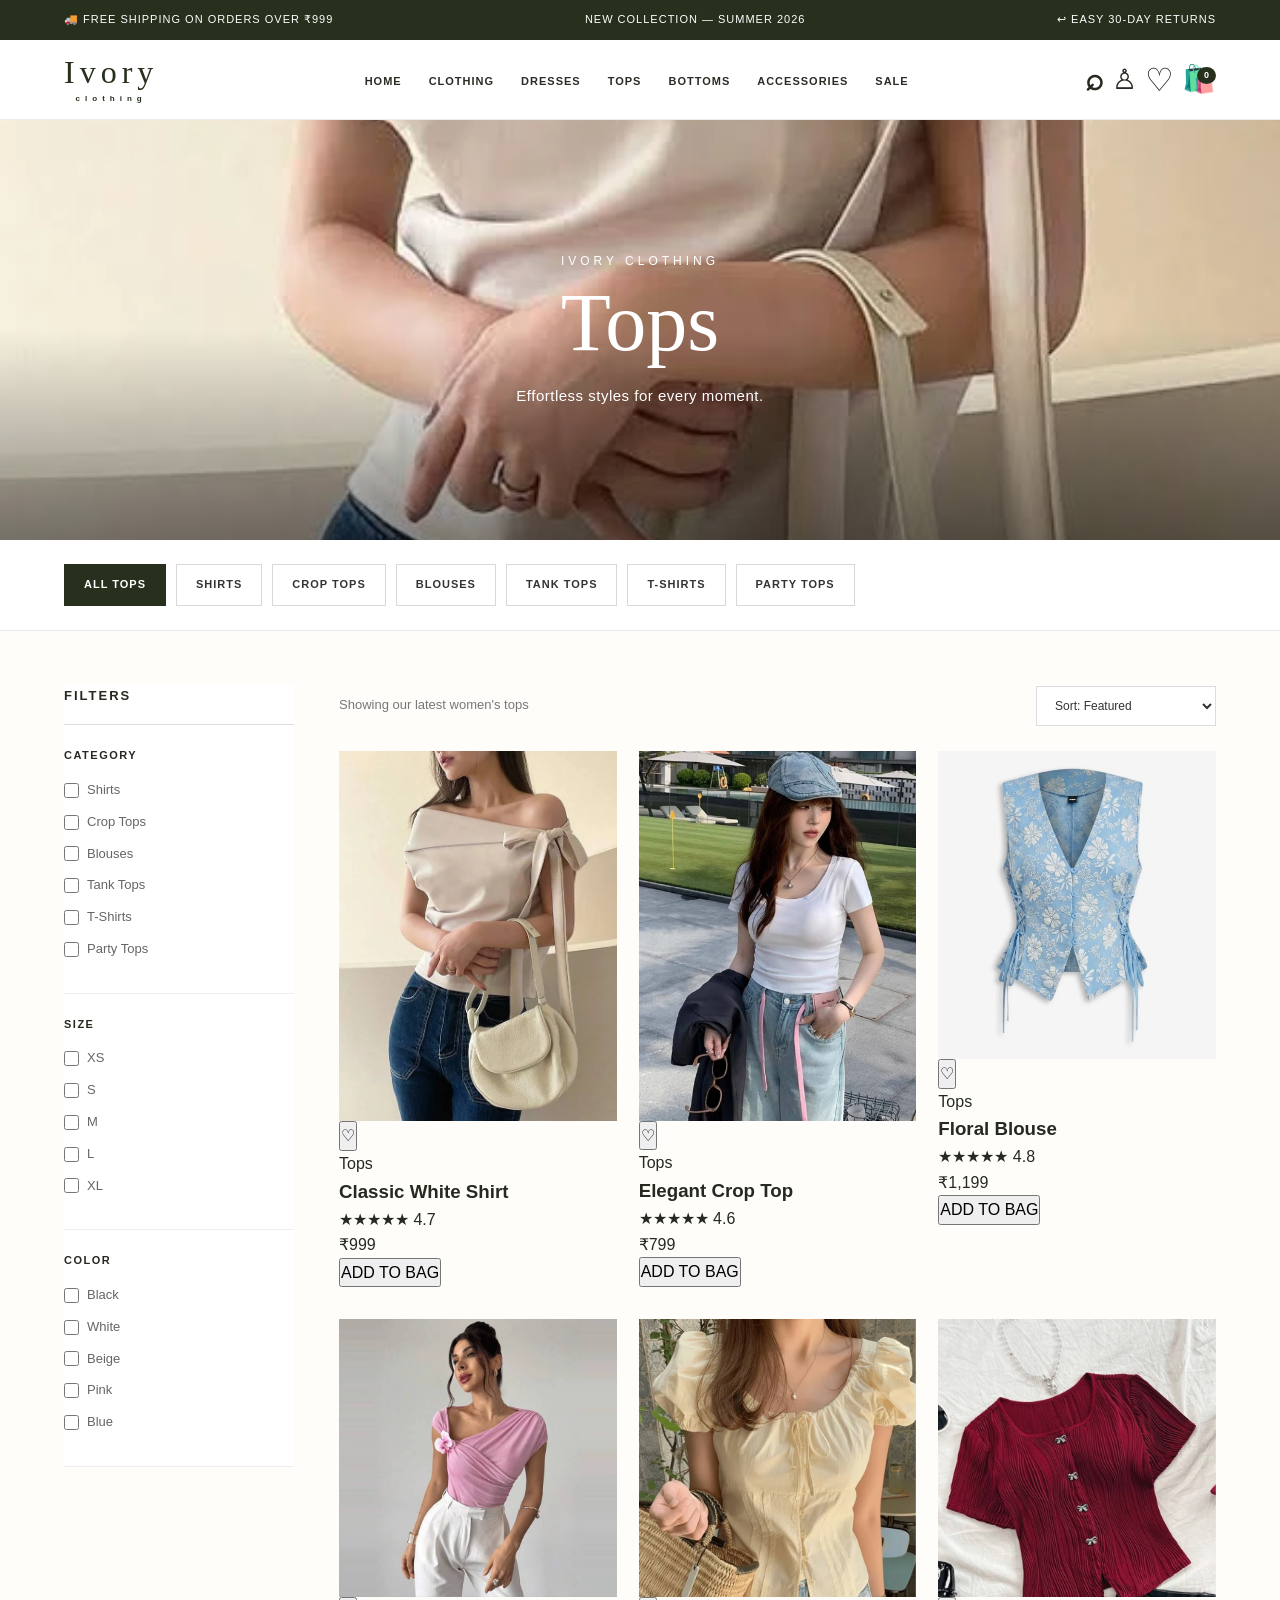
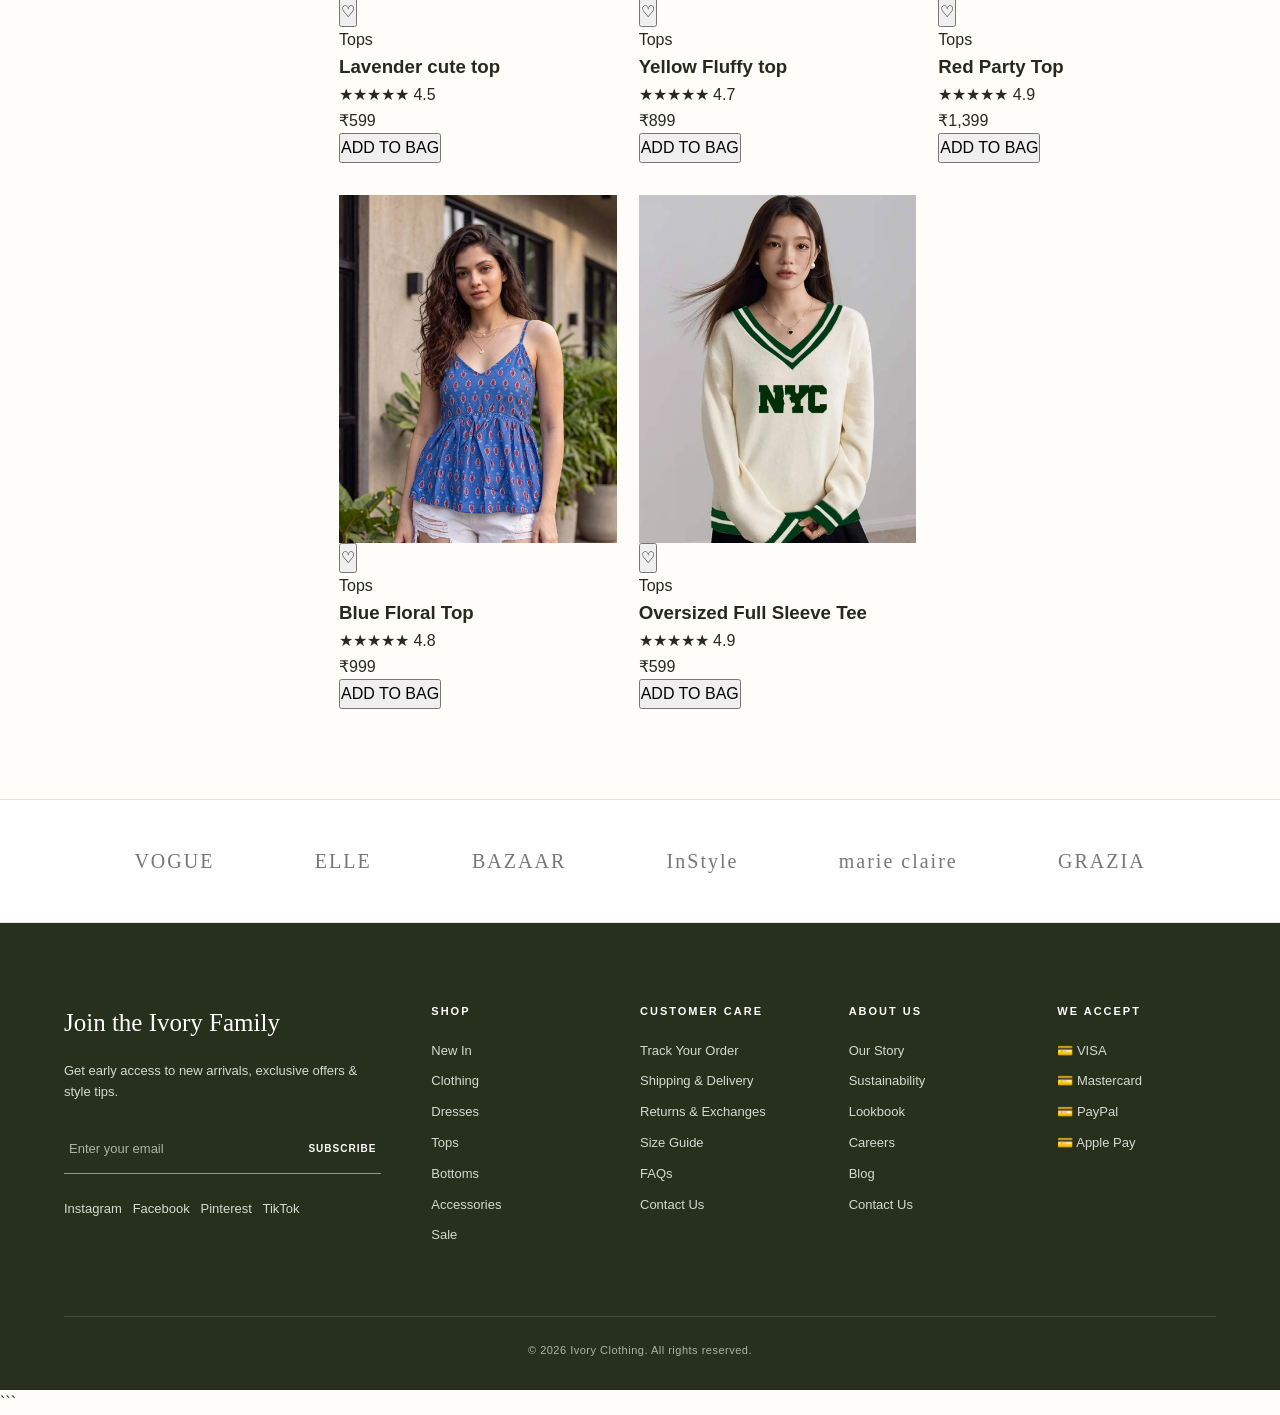
<file: tops.html>
<!DOCTYPE html>
<html lang="en">

<head>

    <meta charset="UTF-8">

    <meta
        name="viewport"
        content="width=device-width, initial-scale=1.0"
    >

    <title>Ivory Clothing | Tops</title>

   
    <link
        rel="stylesheet"
        href="style.css"
    >

    
    <link
        rel="stylesheet"
        href="collection.css"
    >

</head>


<body data-collection="tops">


    
   

    <div class="top-bar">

        <span>
            🚚 FREE SHIPPING ON ORDERS OVER ₹999
        </span>

        <span>
            NEW COLLECTION — SUMMER 2026
        </span>

        <span>
            ↩ EASY 30-DAY RETURNS
        </span>

    </div>




    <nav class="navbar">

        <a
            href="index.html"
            class="logo"
        >
            Ivory

            <span>
                clothing
            </span>

        </a>


        <ul class="nav-links">

            <li>
                <a href="index.html">
                    HOME
                </a>
            </li>

            <li>
                <a href="index.html#categories">
                    CLOTHING
                </a>
            </li>

            <li>
                <a href="dresses.html">
                    DRESSES
                </a>
            </li>

            <li>
                <a
                    href="tops.html"
                    class="active"
                >
                    TOPS
                </a>
            </li>

            <li>
                <a href="bottoms.html">
                    BOTTOMS
                </a>
            </li>

            <li>
                <a href="accessories.html">
                    ACCESSORIES
                </a>
            </li>

            <li>
                <a href="#">
                    SALE
                </a>
            </li>

        </ul>


        <!-- NAV ICONS -->

        <div class="nav-icons">

            <span
                class="search-icon"
                title="Search"
            >
                ⌕
            </span>

            <span
                title="Account"
            >
                ♙
            </span>

            <span
                class="wishlist-icon"
                title="Wishlist"
            >
                ♡
            </span>

            <span
                class="cart-icon"
                title="Shopping Bag"
            >

                🛍️

                <b class="cart-count">
                    0
                </b>

            </span>

        </div>


        <div class="menu-btn">
            ☰
        </div>

    </nav>



   

    <section class="collection-hero top">

        <div>

            <p>
                IVORY CLOTHING
            </p>

            <h1>
                Tops
            </h1>

            <span>
                Effortless styles for every moment.
            </span>

        </div>

    </section>



 

    <div class="collection-options">

        <button class="active">
            ALL TOPS
        </button>

        <button>
            SHIRTS
        </button>

        <button>
            CROP TOPS
        </button>

        <button>
            BLOUSES
        </button>

        <button>
            TANK TOPS
        </button>

        <button>
            T-SHIRTS
        </button>

        <button>
            PARTY TOPS
        </button>

    </div>




    <main class="collection-container">


     

        <aside class="filters">

            <h3>
                FILTERS
            </h3>


         

            <div class="filter-group">

                <h4>
                    CATEGORY
                </h4>

                <label>

                    <input
                        type="checkbox"
                        value="shirts"
                    >

                    Shirts

                </label>


                <label>

                    <input
                        type="checkbox"
                        value="crop tops"
                    >

                    Crop Tops

                </label>


                <label>

                    <input
                        type="checkbox"
                        value="blouses"
                    >

                    Blouses

                </label>


                <label>

                    <input
                        type="checkbox"
                        value="tank tops"
                    >

                    Tank Tops

                </label>


                <label>

                    <input
                        type="checkbox"
                        value="t-shirts"
                    >

                    T-Shirts

                </label>


                <label>

                    <input
                        type="checkbox"
                        value="party tops"
                    >

                    Party Tops

                </label>

            </div>



            <!-- SIZE -->

            <div class="filter-group">

                <h4>
                    SIZE
                </h4>

                <label>

                    <input
                        type="checkbox"
                        value="xs"
                    >

                    XS

                </label>


                <label>

                    <input
                        type="checkbox"
                        value="s"
                    >

                    S

                </label>


                <label>

                    <input
                        type="checkbox"
                        value="m"
                    >

                    M

                </label>


                <label>

                    <input
                        type="checkbox"
                        value="l"
                    >

                    L

                </label>


                <label>

                    <input
                        type="checkbox"
                        value="xl"
                    >

                    XL

                </label>

            </div>



            <!-- COLOR -->

            <div class="filter-group">

                <h4>
                    COLOR
                </h4>

                <label>

                    <input
                        type="checkbox"
                        value="black"
                    >

                    Black

                </label>


                <label>

                    <input
                        type="checkbox"
                        value="white"
                    >

                    White

                </label>


                <label>

                    <input
                        type="checkbox"
                        value="beige"
                    >

                    Beige

                </label>


                <label>

                    <input
                        type="checkbox"
                        value="pink"
                    >

                    Pink

                </label>


                <label>

                    <input
                        type="checkbox"
                        value="blue"
                    >

                    Blue

                </label>

            </div>

        </aside>



   

        <section>


        

            <div class="collection-top">

                <span>

                    Showing our latest
                    women's tops

                </span>


                <select id="sortProducts">

                    <option value="default">
                        Sort: Featured
                    </option>

                    <option value="low">
                        Price: Low to High
                    </option>

                    <option value="high">
                        Price: High to Low
                    </option>

                    <option value="rating">
                        Highest Rated
                    </option>

                </select>

            </div>



        

            <div
                class="collection-grid"
                id="collectionProducts"
            >


            </div>



            <!-- LOAD MORE -->

            <button
                class="load-more"
                id="loadMore"
            >

                LOAD MORE

            </button>

        </section>

    </main>



    

    <div class="brands">

        <span>
            VOGUE
        </span>

        <span>
            ELLE
        </span>

        <span>
            BAZAAR
        </span>

        <span>
            InStyle
        </span>

        <span>
            marie claire
        </span>

        <span>
            GRAZIA
        </span>

    </div>




    <footer>

        <div class="footer-grid">


            <div class="footer-col">

                <h3>
                    Join the Ivory Family
                </h3>

                <p>
                    Get early access to new arrivals,
                    exclusive offers & style tips.
                </p>


                <div class="newsletter">

                    <input
                        type="email"
                        placeholder="Enter your email"
                    >

                    <button>
                        SUBSCRIBE
                    </button>

                </div>


                <p class="socials">

                    Instagram
                    &nbsp;
                    Facebook
                    &nbsp;
                    Pinterest
                    &nbsp;
                    TikTok

                </p>

            </div>



        

            <div class="footer-col">

                <h4>
                    SHOP
                </h4>

                <a href="index.html">
                    New In
                </a>

                <a href="index.html#categories">
                    Clothing
                </a>

                <a href="dresses.html">
                    Dresses
                </a>

                <a href="tops.html">
                    Tops
                </a>

                <a href="bottoms.html">
                    Bottoms
                </a>

                <a href="accessories.html">
                    Accessories
                </a>

                <a href="#">
                    Sale
                </a>

            </div>




            <div class="footer-col">

                <h4>
                    CUSTOMER CARE
                </h4>

                <a href="#">
                    Track Your Order
                </a>

                <a href="#">
                    Shipping & Delivery
                </a>

                <a href="#">
                    Returns & Exchanges
                </a>

                <a href="#">
                    Size Guide
                </a>

                <a href="#">
                    FAQs
                </a>

                <a href="#">
                    Contact Us
                </a>

            </div>



            <!-- ABOUT -->

            <div class="footer-col">

                <h4>
                    ABOUT US
                </h4>

                <a href="#">
                    Our Story
                </a>

                <a href="#">
                    Sustainability
                </a>

                <a href="#">
                    Lookbook
                </a>

                <a href="#">
                    Careers
                </a>

                <a href="#">
                    Blog
                </a>

                <a href="#">
                    Contact Us
                </a>

            </div>



            <!-- PAYMENTS -->

            <div class="footer-col">

                <h4>
                    WE ACCEPT
                </h4>

                <p>
                    💳 VISA
                </p>

                <p>
                    💳 Mastercard
                </p>

                <p>
                    💳 PayPal
                </p>

                <p>
                    💳 Apple Pay
                </p>

            </div>

        </div>



        <div class="copyright">

            © 2026 Ivory Clothing.
            All rights reserved.

        </div>

    </footer>



   

    <script src="collection.js"></script>

    <script src="script.js"></script>


</body>

</html>
```
</file>
<file: style.css>
* {
    margin: 0;
    padding: 0;
    box-sizing: border-box;
}

html {
    scroll-behavior: smooth;
}

body {
    font-family: Arial, Helvetica, sans-serif;
    color: #25291f;
    background: #fffdf9;
    line-height: 1.6;
    overflow-x: hidden;
}

img {
    width: 100%;
    display: block;
}

a {
    text-decoration: none;
    color: inherit;
}

button,
input {
    font: inherit;
}

button {
    cursor: pointer;
}

ul {
    list-style: none;
}



:root {
    --green: #26301d;
    --green-light: #39452c;
    --cream: #fffdf9;
    --beige: #eee6d7;
    --gold: #a88b50;
    --text: #25291f;
    --muted: #77786f;
    --border: #e7e3dc;
    --white: #ffffff;
}



.top-bar {
    min-height: 40px;
    background: var(--green);
    color: white;

    display: flex;
    align-items: center;
    justify-content: space-between;

    padding: 8px 5%;

    font-size: 11px;
    font-weight: 500;
    letter-spacing: 1px;

    text-align: center;
}



.navbar {
    position: sticky;
    top: 0;
    z-index: 1000;

    width: 100%;

    background: rgba(255, 255, 255, 0.96);
    backdrop-filter: blur(12px);

    display: flex;
    align-items: center;
    justify-content: space-between;

    padding: 16px 5%;

    border-bottom: 1px solid rgba(0, 0, 0, 0.08);
}



.nav-icons {
    display: flex;
    align-items: center;
    gap: 22px;
}

.nav-icons > span {
    font-size: 28px;
    line-height: 1;
    cursor: pointer;
    transition: transform 0.25s ease;
}

.nav-icons > span:hover {
    transform: scale(1.15);
}

/* Search */
.search-icon {
    font-size: 31px !important;
    font-weight: bold;
}

/* Wishlist */
.wishlist-icon {
    font-size: 32px !important;
}

/* Cart */
.cart-icon {
    font-size: 27px !important;
    position: relative;
}

/* Cart number */
.cart-count {
    position: absolute;
    top: -9px;
    right: -10px;

    width: 19px;
    height: 19px;

    background: #29311f;
    color: white;

    border-radius: 50%;

    display: flex;
    align-items: center;
    justify-content: center;

    font-size: 10px;
    font-weight: bold;
}




@media (max-width: 768px) {

    .nav-icons {
        gap: 14px;
    }

    .nav-icons > span {
        font-size: 25px;
    }

    .search-icon {
        font-size: 28px !important;
    }

    .wishlist-icon {
        font-size: 29px !important;
    }

    .cart-icon {
        font-size: 25px !important;
    }

}

/* LOGO */

.logo {
    flex-shrink: 0;

    font-family: Georgia, "Times New Roman", serif;

    font-size: 32px;
    letter-spacing: 5px;

    color: var(--green);

    line-height: 1;
}

.logo span {
    display: block;

    text-align: center;

    font-family: Arial, Helvetica, sans-serif;

    font-size: 8px;
    font-weight: 600;

    letter-spacing: 5px;

    margin-top: 7px;
}


/* NAV LINKS */

.nav-links {
    display: flex;
    align-items: center;

    gap: 27px;

    margin-left: 30px;
}

.nav-links a {
    position: relative;

    font-size: 11px;
    font-weight: 700;

    letter-spacing: 1px;

    color: #292d25;

    transition: color 0.3s ease;
}

.nav-links a::after {
    content: "";

    position: absolute;

    left: 0;
    bottom: -7px;

    width: 0;
    height: 1px;

    background: var(--gold);

    transition: width 0.3s ease;
}

.nav-links a:hover {
    color: var(--gold);
}

.nav-links a:hover::after {
    width: 100%;
}

.nav-links .sale-link {
    color: #a44738;
}


/* NAV ICONS */

.nav-icons {
    display: flex;
    align-items: center;
    gap: 8px;
}

.icon-btn {
    position: relative;

    width: 38px;
    height: 38px;

    border: none;
    background: transparent;

    display: flex;
    align-items: center;
    justify-content: center;

    font-size: 21px;

    color: var(--green);

    transition: all 0.3s ease;
}

.icon-btn:hover {
    color: var(--gold);
    transform: translateY(-2px);
}

.cart-count {
    position: absolute;

    top: 1px;
    right: 0;

    min-width: 17px;
    height: 17px;

    padding: 0 4px;

    display: flex;
    align-items: center;
    justify-content: center;

    background: var(--green);
    color: white;

    border-radius: 50%;

    font-size: 9px;
    font-weight: 600;
}


/* MOBILE MENU BUTTON */

.menu-btn {
    display: none;

    width: 42px;
    height: 42px;

    border: none;
    background: transparent;

    font-size: 25px;

    color: var(--green);
}


/* =========================================================
   MOBILE MENU
========================================================= */

.mobile-menu {
    position: fixed;

    top: 0;
    right: -100%;

    width: min(340px, 85%);

    height: 100vh;

    background: var(--cream);

    z-index: 2000;

    padding: 110px 35px 40px;

    display: flex;
    flex-direction: column;

    gap: 25px;

    box-shadow: -10px 0 40px rgba(0, 0, 0, 0.12);

    transition: right 0.4s ease;
}

.mobile-menu.active {
    right: 0;
}

.mobile-menu a {
    font-size: 14px;
    font-weight: 700;

    letter-spacing: 2px;

    padding-bottom: 15px;

    border-bottom: 1px solid var(--border);

    transition: color 0.3s ease;
}

.mobile-menu a:hover {
    color: var(--gold);
}

.mobile-menu .sale-link {
    color: #a44738;
}




.hero {
    position: relative;

    width: 100%;
    height: calc(100vh - 105px);

    min-height: 580px;

    overflow: hidden;
}

.hero-image {
    width: 100%;
    height: 100%;
}

.hero-image img {
    width: 100%;
    height: 100%;

    object-fit: cover;

    object-position: center;

    transition: transform 1.2s ease;
}

.hero:hover .hero-image img {
    transform: scale(1.025);
}


/* HERO OVERLAY */

.hero::after {
    content: "";

    position: absolute;

    inset: 0;

    background:
        linear-gradient(
            90deg,
            rgba(0, 0, 0, 0.55) 0%,
            rgba(0, 0, 0, 0.20) 45%,
            rgba(0, 0, 0, 0.02) 80%
        );

    pointer-events: none;
}




.hero-overlay {
    position: absolute;

    left: 8%;
    top: 50%;

    transform: translateY(-50%);

    z-index: 2;

    max-width: 550px;

    color: white;

    animation: heroFade 1s ease forwards;
}

.hero-overlay p {
    margin-bottom: 18px;

    font-size: 12px;
    font-weight: 600;

    letter-spacing: 4px;
}

.hero-overlay h1 {
    font-family: Georgia, "Times New Roman", serif;

    font-size: clamp(50px, 6vw, 88px);

    line-height: 0.98;

    font-weight: 400;

    letter-spacing: -2px;

    margin-bottom: 35px;
}

.hero-btn {
    display: inline-flex;
    align-items: center;
    justify-content: center;

    padding: 15px 30px;

    background: white;
    color: var(--green);

    font-size: 11px;
    font-weight: 700;

    letter-spacing: 1.5px;

    transition: all 0.3s ease;
}

.hero-btn:hover {
    background: var(--green);
    color: white;

    transform: translateY(-3px);
}

@keyframes heroFade {

    from {
        opacity: 0;
        transform: translate(-30px, -50%);
    }

    to {
        opacity: 1;
        transform: translate(0, -50%);
    }

}




.features {
    position: relative;
    z-index: 5;

    width: 90%;

    margin: -45px auto 90px;

    padding: 28px 35px;

    background: white;

    display: grid;
    grid-template-columns: repeat(4, 1fr);

    gap: 25px;

    border-radius: 14px;

    box-shadow: 0 15px 45px rgba(0, 0, 0, 0.09);
}

.feature {
    display: flex;
    align-items: center;

    gap: 14px;

    min-width: 0;
}

.feature-icon {
    width: 45px;
    height: 45px;

    flex-shrink: 0;

    display: flex;
    align-items: center;
    justify-content: center;

    border-radius: 50%;

    background: #f5f0e7;

    font-size: 21px;
}

.feature h4 {
    font-size: 11px;

    letter-spacing: 1px;

    margin-bottom: 3px;
}

.feature p {
    color: var(--muted);

    font-size: 11px;
}




.section {
    width: 90%;

    max-width: 1450px;

    margin: 110px auto;
}

.section-header {
    display: flex;

    align-items: flex-end;

    justify-content: space-between;

    margin-bottom: 40px;
}

.section-header p {
    color: var(--gold);

    font-size: 11px;

    font-weight: 700;

    letter-spacing: 3px;

    margin-bottom: 8px;
}

.section-header h2 {
    font-family: Georgia, "Times New Roman", serif;

    font-size: clamp(34px, 4vw, 50px);

    font-weight: 400;

    line-height: 1;

    color: var(--green);
}

.view-all {
    position: relative;

    font-size: 11px;

    font-weight: 700;

    letter-spacing: 1px;

    padding-bottom: 6px;
}

.view-all::after {
    content: "";

    position: absolute;

    left: 0;
    bottom: 0;

    width: 100%;
    height: 1px;

    background: var(--green);

    transition: width 0.3s ease;
}

.view-all:hover {
    color: var(--gold);
}

.view-all:hover::after {
    background: var(--gold);
}



.categories {
    display: grid;

    grid-template-columns:
        repeat(4, 1fr);

    gap: 18px;
}

.category {
    position: relative;

    min-height: 420px;

    overflow: hidden;

    cursor: pointer;

    border-radius: 4px;

    background: #eee;
}

.category:last-child {
    grid-column: span 2;
}

.category img {
    width: 100%;
    height: 100%;

    min-height: 420px;

    object-fit: cover;

    transition:
        transform 0.8s cubic-bezier(.2,.7,.2,1),
        filter 0.5s ease;
}

.category::after {
    content: "";

    position: absolute;

    inset: 0;

    background:
        linear-gradient(
            to top,
            rgba(0, 0, 0, 0.70),
            rgba(0, 0, 0, 0.03) 65%
        );
}

.category:hover img {
    transform: scale(1.07);

    filter: brightness(0.88);
}

.category-text {
    position: absolute;

    left: 25px;
    bottom: 25px;

    z-index: 2;

    color: white;
}

.category-text h3 {
    font-family: Georgia, "Times New Roman", serif;

    font-size: 31px;

    font-weight: 400;

    margin-bottom: 3px;
}

.category-text p {
    font-size: 11px;

    letter-spacing: 1px;

    opacity: 0.9;
}




.products {
    display: grid;

    grid-template-columns:
        repeat(4, 1fr);

    gap: 25px;
}

.product {
    position: relative;

    background: white;

    overflow: hidden;

    border: 1px solid #eee;

    transition:
        transform 0.4s ease,
        box-shadow 0.4s ease;
}

.product:hover {
    transform: translateY(-8px);

    box-shadow: 0 18px 45px rgba(0, 0, 0, 0.10);
}

.product-image {
    position: relative;

    overflow: hidden;

    background: #f3f0ea;
}

.product-image img {
    width: 100%;

    aspect-ratio: 3 / 4;

    object-fit: cover;

    transition:
        transform 0.7s ease;
}

.product:hover .product-image img {
    transform: scale(1.06);
}


/* PRODUCT WISHLIST */

.heart {
    position: absolute;

    top: 14px;
    right: 14px;

    width: 38px;
    height: 38px;

    display: flex;
    align-items: center;
    justify-content: center;

    background: rgba(255,255,255,0.95);

    border: none;

    border-radius: 50%;

    font-size: 19px;

    z-index: 3;

    transition:
        transform 0.3s ease,
        color 0.3s ease;
}

.heart:hover {
    transform: scale(1.12);

    color: #a44738;
}

.heart.active {
    color: #a44738;
}


/* PRODUCT INFO */

.product-info {
    padding: 18px 17px 20px;
}

.product-info h3 {
    font-family: Georgia, "Times New Roman", serif;

    font-size: 18px;

    font-weight: 400;

    color: var(--green);

    margin-bottom: 7px;
}

.price {
    font-size: 14px;

    font-weight: 700;

    margin-bottom: 5px;
}

.rating {
    color: #bd9332;

    font-size: 12px;

    letter-spacing: 1px;
}




.promo-photo {
    width: 90%;
    margin: 90px auto;

    overflow: hidden;

    border-radius: 15px;

    position: relative;
}

.promo-photo a {
    display: block;
    width: 100%;
}

.promo-photo img {
    width: 100%;
    height: 550px;

    display: block;

    object-fit: cover;

    object-position: center;

    transition: transform 0.7s ease;
}




.promo-photo:hover img {
    transform: scale(1.03);
}



@media (max-width: 992px) {

    .promo-photo {
        width: 92%;
        margin: 70px auto;
    }

    .promo-photo img {
        height: 450px;
    }

}



@media (max-width: 768px) {

    .promo-photo {
        width: 94%;
        margin: 60px auto;
        border-radius: 10px;
    }

    .promo-photo img {
        height: 380px;
    }

}




@media (max-width: 480px) {

    .promo-photo {
        width: 94%;
        margin: 45px auto;
    }

    .promo-photo img {
        height: 300px;
    }

}

.btn-primary {
    width: fit-content;

    padding: 14px 28px;

    background: var(--green);

    color: white;

    border: none;

    font-size: 11px;

    font-weight: 700;

    letter-spacing: 1.5px;

    transition: all 0.3s ease;
}

.btn-primary:hover {
    background: var(--green-light);

    transform: translateY(-3px);
}





.brands {
    width: 100%;

    padding: 45px 5%;

    display: flex;

    justify-content: space-evenly;

    align-items: center;

    flex-wrap: wrap;

    gap: 30px;

    border-top: 1px solid var(--border);
    border-bottom: 1px solid var(--border);

    color: #777;

    background: #fff;
}

.brands span {
    font-family: Georgia, "Times New Roman", serif;

    font-size: 20px;

    letter-spacing: 2px;

    transition:
        color 0.3s ease,
        transform 0.3s ease;
}

.brands span:hover {
    color: var(--green);

    transform: translateY(-3px);
}




footer {
    background: var(--green);

    color: white;

    padding: 80px 5% 30px;
}

.footer-grid {
    max-width: 1450px;

    margin: auto;

    display: grid;

    grid-template-columns:
        2fr
        repeat(4, 1fr);

    gap: 50px;
}

.footer-col h3 {
    font-family: Georgia, "Times New Roman", serif;

    font-size: 25px;

    font-weight: 400;

    margin-bottom: 18px;
}

.footer-col h4 {
    font-size: 11px;

    letter-spacing: 2px;

    margin-bottom: 20px;
}

.footer-col p,
.footer-col a {
    color: #d6d9d1;

    display: block;

    font-size: 13px;

    margin-bottom: 10px;

    transition: all 0.3s ease;
}

.footer-col a:hover {
    color: white;

    transform: translateX(4px);
}


/* NEWSLETTER */

.newsletter {
    display: flex;

    width: 100%;

    margin-top: 22px;

    border-bottom: 1px solid rgba(255,255,255,.5);
}

.newsletter input {
    flex: 1;

    min-width: 0;

    padding: 14px 5px;

    background: transparent;

    border: none;

    outline: none;

    color: white;

    font-size: 13px;
}

.newsletter input::placeholder {
    color: #aeb3a8;
}

.newsletter button {
    padding: 14px 5px;

    background: transparent;

    border: none;

    color: white;

    font-size: 10px;

    font-weight: 700;

    letter-spacing: 1px;

    white-space: nowrap;

    transition: color 0.3s ease;
}

.newsletter button:hover {
    color: var(--gold);
}

.socials {
    margin-top: 25px;
}


/* COPYRIGHT */

.copyright {
    max-width: 1450px;

    margin: 60px auto 0;

    padding-top: 25px;

    border-top: 1px solid rgba(255,255,255,.15);

    text-align: center;

    color: #aeb3a8;

    font-size: 11px;

    letter-spacing: .5px;
}


/* =========================================================
   LARGE TABLET
========================================================= */

@media (max-width: 1200px) {

    .nav-links {
        gap: 17px;
    }

    .nav-links a {
        font-size: 10px;
    }

    .categories {
        grid-template-columns: repeat(3, 1fr);
    }

    .category:last-child {
        grid-column: span 1;
    }

    .products {
        grid-template-columns: repeat(3, 1fr);
    }

}


/* =========================================================
   TABLET
========================================================= */

@media (max-width: 992px) {

    .top-bar {
        font-size: 9px;
        gap: 15px;
    }

    .navbar {
        padding: 15px 4%;
    }

    .nav-links {
        gap: 12px;
        margin-left: 15px;
    }

    .nav-links a {
        font-size: 9px;
        letter-spacing: .5px;
    }

    .logo {
        font-size: 27px;
    }

    .nav-icons {
        gap: 2px;
    }

    .features {
        grid-template-columns: repeat(2, 1fr);

        margin-top: -35px;
    }

    .categories {
        grid-template-columns: repeat(2, 1fr);
    }

    .category:last-child {
        grid-column: span 2;
    }

    .products {
        grid-template-columns: repeat(2, 1fr);
    }

    .promo {
        grid-template-columns: 1fr;
    }

    .promo-image {
        min-height: 450px;
    }

    .footer-grid {
        grid-template-columns: repeat(2, 1fr);
    }

    .newsletter-col {
        grid-column: span 2;
    }

}


/* =========================================================
   MOBILE
========================================================= */

@media (max-width: 768px) {

    /* TOP BAR */

    .top-bar {
        min-height: 36px;

        padding: 8px 15px;

        flex-direction: column;

        gap: 3px;

        font-size: 8px;

        letter-spacing: .7px;
    }


    /* NAVBAR */

    .navbar {
        padding: 13px 18px;
    }

    .logo {
        font-size: 25px;

        letter-spacing: 4px;
    }

    .logo span {
        font-size: 7px;

        letter-spacing: 4px;
    }

    .nav-links {
        display: none;
    }

    .nav-icons {
        margin-left: auto;

        margin-right: 4px;
    }

    .nav-icons .search-btn,
    .nav-icons .wishlist-btn {
        display: none;
    }

    .icon-btn {
        width: 35px;
        height: 35px;

        font-size: 19px;
    }

    .menu-btn {
        display: flex;

        align-items: center;
        justify-content: center;
    }


    /* HERO */

    .hero {
        height: 72vh;

        min-height: 500px;
    }

    .hero-image img {
        object-position: center;
    }

    .hero::after {
        background:
            linear-gradient(
                to top,
                rgba(0,0,0,.58),
                rgba(0,0,0,.10)
            );
    }

    .hero-overlay {
        left: 6%;

        right: 6%;

        top: auto;

        bottom: 60px;

        transform: none;
    }

    .hero-overlay h1 {
        font-size: clamp(45px, 13vw, 70px);

        margin-bottom: 25px;
    }

    .hero-overlay p {
        font-size: 9px;

        letter-spacing: 2px;
    }

    .hero-btn {
        padding: 13px 22px;

        font-size: 9px;
    }


    /* FEATURES */

    .features {
        width: 92%;

        margin: -25px auto 65px;

        padding: 22px;

        grid-template-columns: 1fr;

        gap: 18px;

        border-radius: 10px;
    }

    .feature {
        padding-bottom: 14px;

        border-bottom: 1px solid #eee;
    }

    .feature:last-child {
        padding-bottom: 0;

        border-bottom: none;
    }


    /* SECTIONS */

    .section {
        width: 92%;

        margin: 80px auto;
    }

    .section-header {
        align-items: flex-start;

        flex-direction: column;

        gap: 15px;

        margin-bottom: 28px;
    }

    .section-header h2 {
        font-size: 35px;
    }

    .view-all {
        font-size: 9px;
    }


    /* CATEGORIES */

    .categories {
        grid-template-columns: 1fr;

        gap: 12px;
    }

    .category {
        min-height: 420px;
    }

    .category:last-child {
        grid-column: span 1;
    }

    .category img {
        min-height: 420px;
    }


    /* PRODUCTS */

    .products {
        grid-template-columns: repeat(2, 1fr);

        gap: 12px;
    }

    .product {
        border-radius: 2px;
    }

    .product-image img {
        aspect-ratio: 3 / 4;
    }

    .product-info {
        padding: 13px;
    }

    .product-info h3 {
        font-size: 15px;
    }

    .price {
        font-size: 13px;
    }

    .heart {
        width: 34px;
        height: 34px;

        top: 9px;
        right: 9px;
    }


    /* PROMO */

    .promo {
        width: 92%;

        margin: 80px auto;
    }

    .promo-content {
        padding: 50px 25px;

        text-align: center;

        align-items: center;
    }

    .promo-content h2 {
        font-size: 38px;
    }

    .promo-content span {
        font-size: 13px;
    }

    .promo-image {
        min-height: 400px;
    }


    /* BRANDS */

    .brands {
        display: grid;

        grid-template-columns: repeat(2, 1fr);

        padding: 35px 20px;

        gap: 25px;

        text-align: center;
    }

    .brands span {
        font-size: 16px;
    }


    /* FOOTER */

    footer {
        padding: 60px 7% 25px;
    }

    .footer-grid {
        grid-template-columns: 1fr;

        gap: 40px;

        text-align: center;
    }

    .newsletter-col {
        grid-column: auto;
    }

    .footer-col a:hover {
        transform: none;
    }

    .newsletter {
        max-width: 400px;

        margin: 20px auto;
    }

    .copyright {
        margin-top: 40px;
    }

}




@media (max-width: 480px) {

    .top-bar {
        font-size: 7px;
    }

    .navbar {
        padding: 12px 14px;
    }

    .logo {
        font-size: 22px;

        letter-spacing: 3px;
    }

    .logo span {
        font-size: 6px;

        letter-spacing: 3px;
    }

    .hero {
        height: 68vh;

        min-height: 450px;
    }

    .hero-overlay {
        bottom: 40px;
    }

    .hero-overlay h1 {
        font-size: 48px;

        letter-spacing: -1px;
    }

    .hero-overlay p {
        font-size: 8px;
    }

    .hero-btn {
        width: 100%;

        max-width: 210px;
    }

    .features {
        padding: 20px;
    }

    .feature-icon {
        width: 40px;
        height: 40px;

        font-size: 18px;
    }

    .feature h4 {
        font-size: 10px;
    }

    .feature p {
        font-size: 10px;
    }

    .section {
        width: 94%;

        margin: 65px auto;
    }

    .section-header h2 {
        font-size: 31px;
    }

    .category,
    .category img {
        min-height: 350px;
    }

    .category-text {
        left: 18px;
        bottom: 18px;
    }

    .category-text h3 {
        font-size: 27px;
    }

    .products {
        gap: 9px;
    }

    .product-info {
        padding: 11px;
    }

    .product-info h3 {
        font-size: 14px;
    }

    .heart {
        width: 31px;
        height: 31px;

        font-size: 17px;
    }

    .promo-content {
        padding: 45px 20px;
    }

    .promo-content h2 {
        font-size: 32px;
    }

    .promo-image {
        min-height: 330px;
    }

    .brands {
        grid-template-columns: 1fr;
    }

    .newsletter {
        flex-direction: column;

        border: none;
    }

    .newsletter input {
        width: 100%;

        padding: 14px;

        border: 1px solid rgba(255,255,255,.25);

        margin-bottom: 8px;
    }

    .newsletter button {
        width: 100%;

        padding: 14px;

        background: #eee5d5;

        color: var(--green);
    }

}




button:focus-visible,
a:focus-visible,
input:focus-visible {
    outline: 2px solid var(--gold);

    outline-offset: 3px;
}




@media (prefers-reduced-motion: reduce) {

    *,
    *::before,
    *::after {
        scroll-behavior: auto !important;

        transition-duration: 0.01ms !important;

        animation-duration: 0.01ms !important;
    }

}
</file>
<file: collection.css>
.collection-hero.dresses {
    background-image: url("images/dresses/dress1.jpg");
}

.collection-hero.top {
    background-image: url("images/tops/top1.jpg");
}

.collection-hero.bottoms {
    background-image: url("images/bottoms/bottom5.jpg");
}

.collection-hero.accessories {
    background-image: url("images/accessories/accessory2.jpg");
}

.collection-hero {
    min-height: 420px;
    display: flex;
    align-items: center;
    justify-content: center;
    text-align: center;
    position: relative;
    color: #fff;
    overflow: hidden;

   

    background-size: cover;
    background-position: center;
}

.collection-hero::after {
    content: "";
    position: absolute;
    inset: 0;

    background:
        linear-gradient(
            to top,
            rgba(0, 0, 0, 0.45),
            transparent 50%
        );

    pointer-events: none;
}

.collection-hero > div {
    position: relative;
    z-index: 2;
    padding: 30px;
}

.collection-hero p {
    font-size: 12px;
    letter-spacing: 4px;
    margin-bottom: 10px;
}

.collection-hero h1 {
    font-family: Georgia, "Times New Roman", serif;
    font-size: clamp(48px, 7vw, 82px);
    font-weight: 400;
    line-height: 1;
    margin: 10px 0 20px;
}

.collection-hero span {
    display: block;
    font-size: 15px;
    letter-spacing: 0.5px;
}




.collection-options {
    width: 100%;
    display: flex;
    align-items: center;
    gap: 10px;

    padding: 24px 5%;

    background: #fff;
    border-bottom: 1px solid #e8e8e8;

    overflow-x: auto;
    white-space: nowrap;

    scrollbar-width: none;
}

.collection-options::-webkit-scrollbar {
    display: none;
}

.collection-options button {
    flex-shrink: 0;

    padding: 11px 19px;

    background: #fff;
    color: #333;

    border: 1px solid #d8d8d8;

    font-size: 11px;
    font-weight: 600;

    letter-spacing: 1px;

    cursor: pointer;

    transition:
        background 0.3s ease,
        color 0.3s ease,
        border-color 0.3s ease,
        transform 0.2s ease;
}

.collection-options button:hover {
    background: #26301d;
    color: #fff;
    border-color: #26301d;
    transform: translateY(-2px);
}

.collection-options button.active {
    background: #26301d;
    color: #fff;
    border-color: #26301d;
}



.collection-container {
    width: 90%;
    max-width: 1500px;

    margin: 55px auto 90px;

    display: grid;
    grid-template-columns: 230px 1fr;

    gap: 45px;
}



.filters {
    position: sticky;
    top: 100px;

    align-self: start;

    height: max-content;

    background: #fff;
}

.filters > h3 {
    font-size: 13px;
    letter-spacing: 2px;

    padding-bottom: 18px;

    border-bottom: 1px solid #ddd;
}


.filter-group {
    padding: 22px 0;

    border-bottom: 1px solid #eee;
}


.filter-group h4 {
    font-size: 11px;
    letter-spacing: 1.5px;

    margin-bottom: 15px;
}


.filter-group label {
    display: flex;
    align-items: center;

    gap: 8px;

    color: #666;

    font-size: 13px;

    margin: 11px 0;

    cursor: pointer;

    transition: color 0.2s ease;
}

.filter-group label:hover {
    color: #26301d;
}


.filter-group input {
    width: 15px;
    height: 15px;

    accent-color: #26301d;

    cursor: pointer;
}




.collection-top {
    display: flex;

    justify-content: space-between;
    align-items: center;

    margin-bottom: 25px;
}


.collection-top span {
    color: #777;

    font-size: 13px;
}


#sortProducts {
    min-width: 180px;

    padding: 11px 14px;

    background: #fff;

    border: 1px solid #ddd;

    color: #333;

    font-size: 12px;

    outline: none;

    cursor: pointer;
}

#sortProducts:focus {
    border-color: #26301d;
}




.collection-grid {
    display: grid;

    grid-template-columns:
        repeat(3, minmax(0, 1fr));

    gap: 32px 22px;
}




.collection-product {
    min-width: 0;

    background: #fff;

    overflow: hidden;

    transition:
        transform 0.3s ease,
        box-shadow 0.3s ease;
}

.collection-product:hover {
    transform: translateY(-5px);

    box-shadow:
        0 15px 35px
        rgba(0, 0, 0, 0.08);
}




.collection-image {
    width: 100%;

    position: relative;

    overflow: hidden;

    background: #f0eee9;
}


.collection-image img {
    width: 100%;

    height: 410px;

    display: block;

    object-fit: cover;

    transition:
        transform 0.6s ease;
}


.collection-product:hover
.collection-image img {
    transform: scale(1.06);
}




.collection-sale {
    position: absolute;

    top: 14px;
    left: 14px;

    z-index: 2;

    padding: 7px 11px;

    background: #26301d;

    color: #fff;

    font-size: 9px;

    font-weight: 600;

    letter-spacing: 1.5px;
}




.collection-heart {
    position: absolute;

    top: 14px;
    right: 14px;

    z-index: 3;

    width: 42px;
    height: 42px;

    display: flex;
    align-items: center;
    justify-content: center;

    border: none;
    border-radius: 50%;

    background: rgba(255, 255, 255, 0.95);

    color: #26301d;

    font-size: 21px;

    cursor: pointer;

    transition:
        transform 0.25s ease,
        color 0.25s ease;
}

.collection-heart:hover {
    transform: scale(1.12);
}

.collection-heart.liked {
    color: #a93232;
}


/* =========================
   QUICK VIEW
========================= */

.collection-quick {
    position: absolute;

    left: 0;
    bottom: 0;

    width: 100%;

    padding: 14px;

    border: none;

    background: rgba(255, 255, 255, 0.96);

    color: #26301d;

    font-size: 11px;

    font-weight: 700;

    letter-spacing: 1.5px;

    cursor: pointer;

    transform: translateY(100%);

    transition:
        transform 0.35s ease;
}

.collection-product:hover
.collection-quick {
    transform: translateY(0);
}

.collection-quick:hover {
    background: #26301d;
    color: #fff;
}




.collection-info {
    padding: 17px 3px 24px;
}


.collection-category {
    display: block;

    color: #999;

    font-size: 10px;

    letter-spacing: 1.5px;

    text-transform: uppercase;

    margin-bottom: 6px;
}


.collection-info h3 {
    font-family: Georgia, "Times New Roman", serif;

    font-size: 18px;

    font-weight: 400;

    color: #292b20;

    margin: 5px 0 8px;

    line-height: 1.35;
}




.collection-rating {
    color: #bd952e;

    font-size: 12px;

    letter-spacing: 1px;

    margin-bottom: 8px;
}

.collection-rating small {
    color: #999;

    letter-spacing: 0;

    margin-left: 4px;
}




.collection-price {
    display: flex;

    align-items: center;

    gap: 8px;

    margin-bottom: 14px;
}


.collection-price strong {
    color: #292b20;

    font-size: 17px;
}


.collection-price del {
    color: #999;

    font-size: 12px;
}




.collection-add {
    width: 100%;

    padding: 13px;

    background: #26301d;

    border: 1px solid #26301d;

    color: #fff;

    font-size: 10px;

    font-weight: 700;

    letter-spacing: 1.5px;

    cursor: pointer;

    transition:
        background 0.3s ease,
        color 0.3s ease;
}

.collection-add:hover {
    background: transparent;

    color: #26301d;
}




.load-more {
    display: block;

    margin: 55px auto 10px;

    padding: 14px 45px;

    background: transparent;

    border: 1px solid #26301d;

    color: #26301d;

    font-size: 11px;

    font-weight: 700;

    letter-spacing: 2px;

    cursor: pointer;

    transition:
        background 0.3s ease,
        color 0.3s ease,
        transform 0.2s ease;
}

.load-more:hover {
    background: #26301d;

    color: #fff;

    transform: translateY(-2px);
}



.collection-modal {
    position: fixed;

    inset: 0;

    z-index: 9999;

    display: flex;

    align-items: center;
    justify-content: center;

    padding: 25px;

    background:
        rgba(0, 0, 0, 0.72);

    animation:
        modalFade 0.25s ease;
}


@keyframes modalFade {

    from {
        opacity: 0;
    }

    to {
        opacity: 1;
    }

}


.collection-modal-box {
    position: relative;

    width: min(950px, 100%);

    max-height: 90vh;

    overflow: auto;

    display: grid;

    grid-template-columns:
        1fr 1fr;

    background: #fffdf9;

    animation:
        modalSlide 0.3s ease;
}


@keyframes modalSlide {

    from {
        transform: translateY(30px);
        opacity: 0;
    }

    to {
        transform: translateY(0);
        opacity: 1;
    }

}


/* =========================
   MODAL IMAGE
========================= */

.modal-image {
    min-height: 550px;

    background: #eee;

    overflow: hidden;
}


.modal-image img {
    width: 100%;

    height: 100%;

    min-height: 550px;

    object-fit: cover;
}


/* =========================
   MODAL DETAILS
========================= */

.modal-details {
    padding: 55px 45px;
}


.modal-details > span {
    color: #999;

    font-size: 10px;

    letter-spacing: 2px;

    text-transform: uppercase;
}


.modal-details h2 {
    font-family: Georgia, "Times New Roman", serif;

    color: #292b20;

    font-size: 34px;

    font-weight: 400;

    line-height: 1.2;

    margin: 15px 0;
}


.modal-rating {
    color: #bd952e;

    font-size: 13px;

    margin-bottom: 18px;
}


.modal-rating small {
    color: #777;

    margin-left: 5px;
}


.modal-details h3 {
    color: #292b20;

    font-size: 25px;

    margin-bottom: 20px;
}


.modal-details p {
    color: #666;

    font-size: 14px;

    line-height: 1.8;

    margin-bottom: 25px;
}


.modal-details h4 {
    font-size: 11px;

    letter-spacing: 1.5px;

    margin-bottom: 12px;
}


/* =========================
   SIZE BUTTONS
========================= */

.modal-sizes {
    display: flex;

    gap: 8px;

    flex-wrap: wrap;
}


.modal-sizes button {
    min-width: 45px;

    padding: 10px 14px;

    background: #fff;

    border: 1px solid #ccc;

    color: #333;

    cursor: pointer;

    transition:
        background 0.25s ease,
        color 0.25s ease,
        border-color 0.25s ease;
}


.modal-sizes button:hover,
.modal-sizes button.selected {
    background: #26301d;

    color: #fff;

    border-color: #26301d;
}


/* =========================
   MODAL CART BUTTON
========================= */

.modal-cart {
    width: 100%;

    padding: 16px;

    margin-top: 28px;

    border: none;

    background: #26301d;

    color: #fff;

    font-size: 11px;

    font-weight: 700;

    letter-spacing: 1.5px;

    cursor: pointer;

    transition: background 0.3s ease;
}


.modal-cart:hover {
    background: #465138;
}


/* =========================
   CLOSE BUTTON
========================= */

.modal-close {
    position: absolute;

    top: 15px;
    right: 15px;

    z-index: 5;

    width: 38px;
    height: 38px;

    display: flex;
    align-items: center;
    justify-content: center;

    border: none;

    border-radius: 50%;

    background: #fff;

    color: #26301d;

    font-size: 15px;

    cursor: pointer;

    box-shadow:
        0 3px 15px rgba(0,0,0,.12);

    transition:
        transform 0.2s ease;
}

.modal-close:hover {
    transform: rotate(90deg);
}


/* =========================
   TOAST MESSAGE
========================= */

.ivory-message {
    position: fixed;

    right: 25px;
    bottom: 25px;

    z-index: 12000;

    max-width: 350px;

    padding: 15px 23px;

    background: #26301d;

    color: #fff;

    font-size: 13px;

    box-shadow:
        0 10px 30px rgba(0,0,0,.2);

    animation:
        messageIn 0.3s ease;
}


.ivory-message.hide {
    opacity: 0;

    transform: translateY(20px);

    transition:
        opacity 0.3s ease,
        transform 0.3s ease;
}


@keyframes messageIn {

    from {
        opacity: 0;

        transform:
            translateY(20px);
    }

    to {
        opacity: 1;

        transform:
            translateY(0);
    }

}


/* =========================
   TABLET
========================= */

@media (max-width: 1100px) {

    .collection-container {
        width: 92%;

        grid-template-columns:
            200px 1fr;

        gap: 30px;
    }

    .collection-grid {
        grid-template-columns:
            repeat(2, minmax(0, 1fr));

        gap: 25px 18px;
    }

    .collection-image img {
        height: 370px;
    }

}


/* =========================
   MOBILE
========================= */

@media (max-width: 768px) {

    .collection-hero {
        min-height: 330px;
    }

    .collection-hero h1 {
        font-size: 52px;
    }

    .collection-hero span {
        font-size: 13px;
    }


    .collection-options {
        padding: 18px 4%;
    }


    .collection-container {
        width: 94%;

        display: block;

        margin-top: 35px;
    }


    /* Filters become normal section */

    .filters {
        position: static;

        margin-bottom: 30px;
    }


    .filters > h3 {
        margin-bottom: 5px;
    }


    .filter-group {
        display: inline-block;

        vertical-align: top;

        width: 48%;

        margin-right: 1%;
    }


    .collection-top {
        flex-direction: column;

        align-items: flex-start;

        gap: 15px;

        margin-bottom: 25px;
    }


    #sortProducts {
        width: 100%;
    }


    .collection-grid {
        grid-template-columns:
            repeat(2, minmax(0, 1fr));

        gap: 25px 12px;
    }


    .collection-image img {
        height: 330px;
    }


    .collection-info h3 {
        font-size: 16px;
    }


    .collection-price strong {
        font-size: 15px;
    }


    .collection-quick {
        display: none;
    }


    .collection-modal-box {
        grid-template-columns: 1fr;

        max-height: 92vh;
    }


    .modal-image {
        min-height: 350px;

        height: 350px;
    }


    .modal-image img {
        min-height: 350px;

        height: 350px;
    }


    .modal-details {
        padding: 30px 25px;
    }


    .modal-details h2 {
        font-size: 27px;
    }

}


/* =========================
   SMALL MOBILE
========================= */

@media (max-width: 480px) {

    .collection-hero {
        min-height: 280px;
    }


    .collection-hero > div {
        padding: 20px;
    }


    .collection-hero h1 {
        font-size: 42px;
    }


    .collection-hero p {
        font-size: 10px;

        letter-spacing: 3px;
    }


    .collection-options {
        gap: 7px;
    }


    .collection-options button {
        padding: 9px 13px;

        font-size: 9px;
    }


    .collection-container {
        width: 92%;
    }


    .filter-group {
        display: block;

        width: 100%;
    }


    .collection-grid {
        grid-template-columns: 1fr;

        gap: 25px;
    }


    .collection-image img {
        height: 430px;
    }


    .collection-info {
        padding-bottom: 30px;
    }


    .collection-info h3 {
        font-size: 18px;
    }


    .collection-add {
        padding: 14px;
    }


    .load-more {
        width: 100%;

        margin-top: 40px;
    }


    .ivory-message {
        left: 15px;
        right: 15px;

        bottom: 15px;

        max-width: none;

        text-align: center;
    }


    .collection-modal {
        padding: 10px;
    }


    .collection-modal-box {
        max-height: 95vh;
    }


    .modal-image {
        height: 300px;

        min-height: 300px;
    }


    .modal-image img {
        height: 300px;

        min-height: 300px;
    }


    .modal-details {
        padding: 25px 20px;
    }


    .modal-details h2 {
        font-size: 24px;
    }


    .modal-details h3 {
        font-size: 21px;
    }

}


/* =========================
   ACCESSIBILITY
========================= */

button:focus-visible,
a:focus-visible,
input:focus-visible,
select:focus-visible {
    outline: 2px solid #8c7a4c;

    outline-offset: 3px;
}


/* =========================
   REDUCED MOTION
========================= */

@media (prefers-reduced-motion: reduce) {

    *,
    *::before,
    *::after {
        animation-duration: 0.01ms !important;

        animation-iteration-count: 1 !important;

        scroll-behavior: auto !important;

        transition-duration: 0.01ms !important;
    }

}
</file>
<file: clothing.css>
* {
    margin: 0;
    padding: 0;
    box-sizing: border-box;
}

html {
    scroll-behavior: smooth;
}

body {
    font-family: Arial, Helvetica, sans-serif;
    background: #fffdf9;
    color: #292b20;
    line-height: 1.6;
    overflow-x: hidden;
}

a {
    text-decoration: none;
    color: inherit;
}

button,
select {
    font-family: inherit;
}




.collection-hero {
    min-height: 390px;

    display: flex;
    flex-direction: column;

    justify-content: center;
    align-items: center;

    text-align: center;

    padding: 70px 20px;

    background:
        linear-gradient(
            rgba(38, 48, 29, 0.72),
            rgba(38, 48, 29, 0.72)
        ),
        url("images/dress1.jpg");

    background-size: cover;
    background-position: center;
    background-attachment: fixed;

    color: white;
}


.collection-hero p {
    font-size: 12px;
    letter-spacing: 4px;
    margin-bottom: 15px;
    opacity: 0.9;
}


.collection-hero h1 {
    font-family: Georgia, serif;

    font-size: clamp(45px, 7vw, 78px);

    font-weight: normal;

    margin-bottom: 15px;
}


.collection-hero span {
    max-width: 600px;

    font-size: 15px;

    color: #eeeeea;
}




.collection-categories {
    width: 90%;

    margin: -30px auto 70px;

    position: relative;
    z-index: 5;

    background: white;

    padding: 20px 30px;

    border-radius: 50px;

    box-shadow:
        0 10px 35px rgba(0, 0, 0, 0.10);

    display: flex;

    justify-content: center;

    align-items: center;

    gap: 10px;

    flex-wrap: wrap;
}


.collection-categories a {
    padding: 12px 28px;

    border-radius: 30px;

    font-size: 13px;

    font-weight: 600;

    letter-spacing: 0.5px;

    transition: all 0.3s ease;
}


.collection-categories a:hover {
    background: #29311f;
    color: white;

    transform: translateY(-2px);
}


.collection-categories a:first-child {
    background: #29311f;
    color: white;
}




.collection-section {
    width: 90%;

    max-width: 1500px;

    margin: 0 auto 100px;
}




.collection-header {
    display: flex;

    justify-content: space-between;

    align-items: flex-end;

    margin-bottom: 40px;

    gap: 30px;
}


.collection-header p {
    font-size: 11px;

    letter-spacing: 3px;

    color: #777;

    margin-bottom: 7px;
}


.collection-header h2 {
    font-family: Georgia, serif;

    font-size: 42px;

    font-weight: normal;

    color: #292b20;
}



#sortProducts {
    min-width: 210px;

    padding: 13px 18px;

    background: white;

    border: 1px solid #ddd;

    border-radius: 3px;

    color: #333;

    font-size: 13px;

    cursor: pointer;

    outline: none;
}


#sortProducts:focus {
    border-color: #29311f;
}




.collection-grid {
    display: grid;

    grid-template-columns:
        repeat(4, minmax(0, 1fr));

    gap: 28px;
}




.product-card {
    background: white;

    border: 1px solid #eeeeea;

    overflow: hidden;

    position: relative;

    transition:
        transform 0.35s ease,
        box-shadow 0.35s ease;
}


.product-card:hover {
    transform: translateY(-7px);

    box-shadow:
        0 18px 40px rgba(0, 0, 0, 0.12);
}



.collection-product-image {
    width: 100%;

    height: 390px;

    position: relative;

    overflow: hidden;

    background: #f3f0e9;
}


.collection-product-image img {
    width: 100%;

    height: 100%;

    object-fit: cover;

    display: block;

    transition:
        transform 0.6s ease;
}


.product-card:hover
.collection-product-image img {
    transform: scale(1.06);
}




.product-heart {
    position: absolute;

    top: 15px;

    right: 15px;

    width: 42px;

    height: 42px;

    border: none;

    border-radius: 50%;

    background: white;

    display: flex;

    align-items: center;

    justify-content: center;

    font-size: 21px;

    cursor: pointer;

    box-shadow:
        0 5px 15px rgba(0, 0, 0, 0.10);

    transition: all 0.3s ease;

    z-index: 3;
}


.product-heart:hover {
    transform: scale(1.1);
}


.product-heart.liked {
    color: #b33b3b;
}




.collection-product-info {
    padding: 20px;
}


.product-category {
    color: #888;

    font-size: 10px;

    letter-spacing: 2px;

    text-transform: uppercase;

    margin-bottom: 7px;
}


.collection-product-info h3 {
    font-family: Georgia, serif;

    font-size: 19px;

    font-weight: normal;

    color: #292b20;

    margin-bottom: 10px;

    min-height: 30px;
}



.product-rating {
    color: #c69b2d;

    font-size: 13px;

    letter-spacing: 2px;

    margin-bottom: 10px;
}


.product-rating span {
    color: #777;

    font-size: 11px;

    letter-spacing: 0;

    margin-left: 5px;
}


.product-price {
    font-size: 18px;

    font-weight: bold;

    color: #29311f;

    margin-bottom: 15px;
}




.add-cart {
    width: 100%;

    padding: 13px;

    border: 1px solid #29311f;

    background: #29311f;

    color: white;

    font-size: 12px;

    font-weight: bold;

    letter-spacing: 1px;

    cursor: pointer;

    transition: all 0.3s ease;
}


.add-cart:hover {
    background: #465138;

    border-color: #465138;
}




.load-more-container {
    display: flex;

    justify-content: center;

    margin-top: 55px;
}


#loadMore {
    min-width: 210px;

    padding: 15px 30px;

    background: #29311f;

    color: white;

    border: none;

    font-size: 12px;

    font-weight: bold;

    letter-spacing: 1.5px;

    cursor: pointer;

    transition: all 0.3s ease;
}


#loadMore:hover {
    background: #465138;

    transform: translateY(-2px);
}




.no-products {
    grid-column: 1 / -1;

    text-align: center;

    padding: 100px 20px;
}


.no-products h2 {
    font-family: Georgia, serif;

    font-size: 32px;

    font-weight: normal;

    margin-bottom: 10px;
}


.no-products p {
    color: #777;
}



footer {
    margin-top: 0;
}




@media (max-width: 1100px) {

    .collection-grid {
        grid-template-columns:
            repeat(3, minmax(0, 1fr));

        gap: 22px;
    }


    .collection-product-image {
        height: 350px;
    }

}




@media (max-width: 900px) {

    .collection-hero {
        min-height: 340px;
    }


    .collection-grid {
        grid-template-columns:
            repeat(2, minmax(0, 1fr));
    }


    .collection-header h2 {
        font-size: 36px;
    }

}



@media (max-width: 768px) {

    .collection-hero {
        min-height: 300px;

        padding: 50px 20px;

        background-attachment: scroll;
    }


    .collection-hero h1 {
        font-size: 48px;
    }


    .collection-hero span {
        font-size: 13px;
    }


    .collection-categories {
        width: 94%;

        border-radius: 15px;

        padding: 15px;

        gap: 5px;

        margin-bottom: 50px;
    }


    .collection-categories a {
        padding: 10px 16px;

        font-size: 11px;
    }


    .collection-section {
        width: 94%;
    }


    .collection-header {
        flex-direction: column;

        align-items: flex-start;

        margin-bottom: 30px;
    }


    .collection-header h2 {
        font-size: 32px;
    }


    #sortProducts {
        width: 100%;
    }


    .collection-grid {
        grid-template-columns:
            repeat(2, minmax(0, 1fr));

        gap: 12px;
    }


    .collection-product-image {
        height: 300px;
    }


    .collection-product-info {
        padding: 14px;
    }


    .collection-product-info h3 {
        font-size: 16px;
    }


    .product-price {
        font-size: 16px;
    }


    .product-heart {
        width: 36px;

        height: 36px;

        font-size: 18px;

        top: 10px;

        right: 10px;
    }


    .add-cart {
        padding: 11px 5px;

        font-size: 10px;
    }

}




@media (max-width: 480px) {

    .collection-hero {
        min-height: 260px;
    }


    .collection-hero p {
        font-size: 10px;

        letter-spacing: 2px;
    }


    .collection-hero h1 {
        font-size: 40px;
    }


    .collection-hero span {
        font-size: 12px;
    }


    .collection-categories {
        display: grid;

        grid-template-columns:
            repeat(2, 1fr);

        border-radius: 12px;
    }


    .collection-categories a {
        text-align: center;

        padding: 11px 5px;
    }


    .collection-grid {
        grid-template-columns: 1fr;

        gap: 20px;
    }


    .collection-product-image {
        height: 420px;
    }


    .collection-product-info {
        padding: 18px;
    }


    .collection-product-info h3 {
        font-size: 19px;
    }


    .product-price {
        font-size: 18px;
    }


    .add-cart {
        padding: 14px;

        font-size: 11px;
    }


    #loadMore {
        width: 100%;
    }

}
</file>
